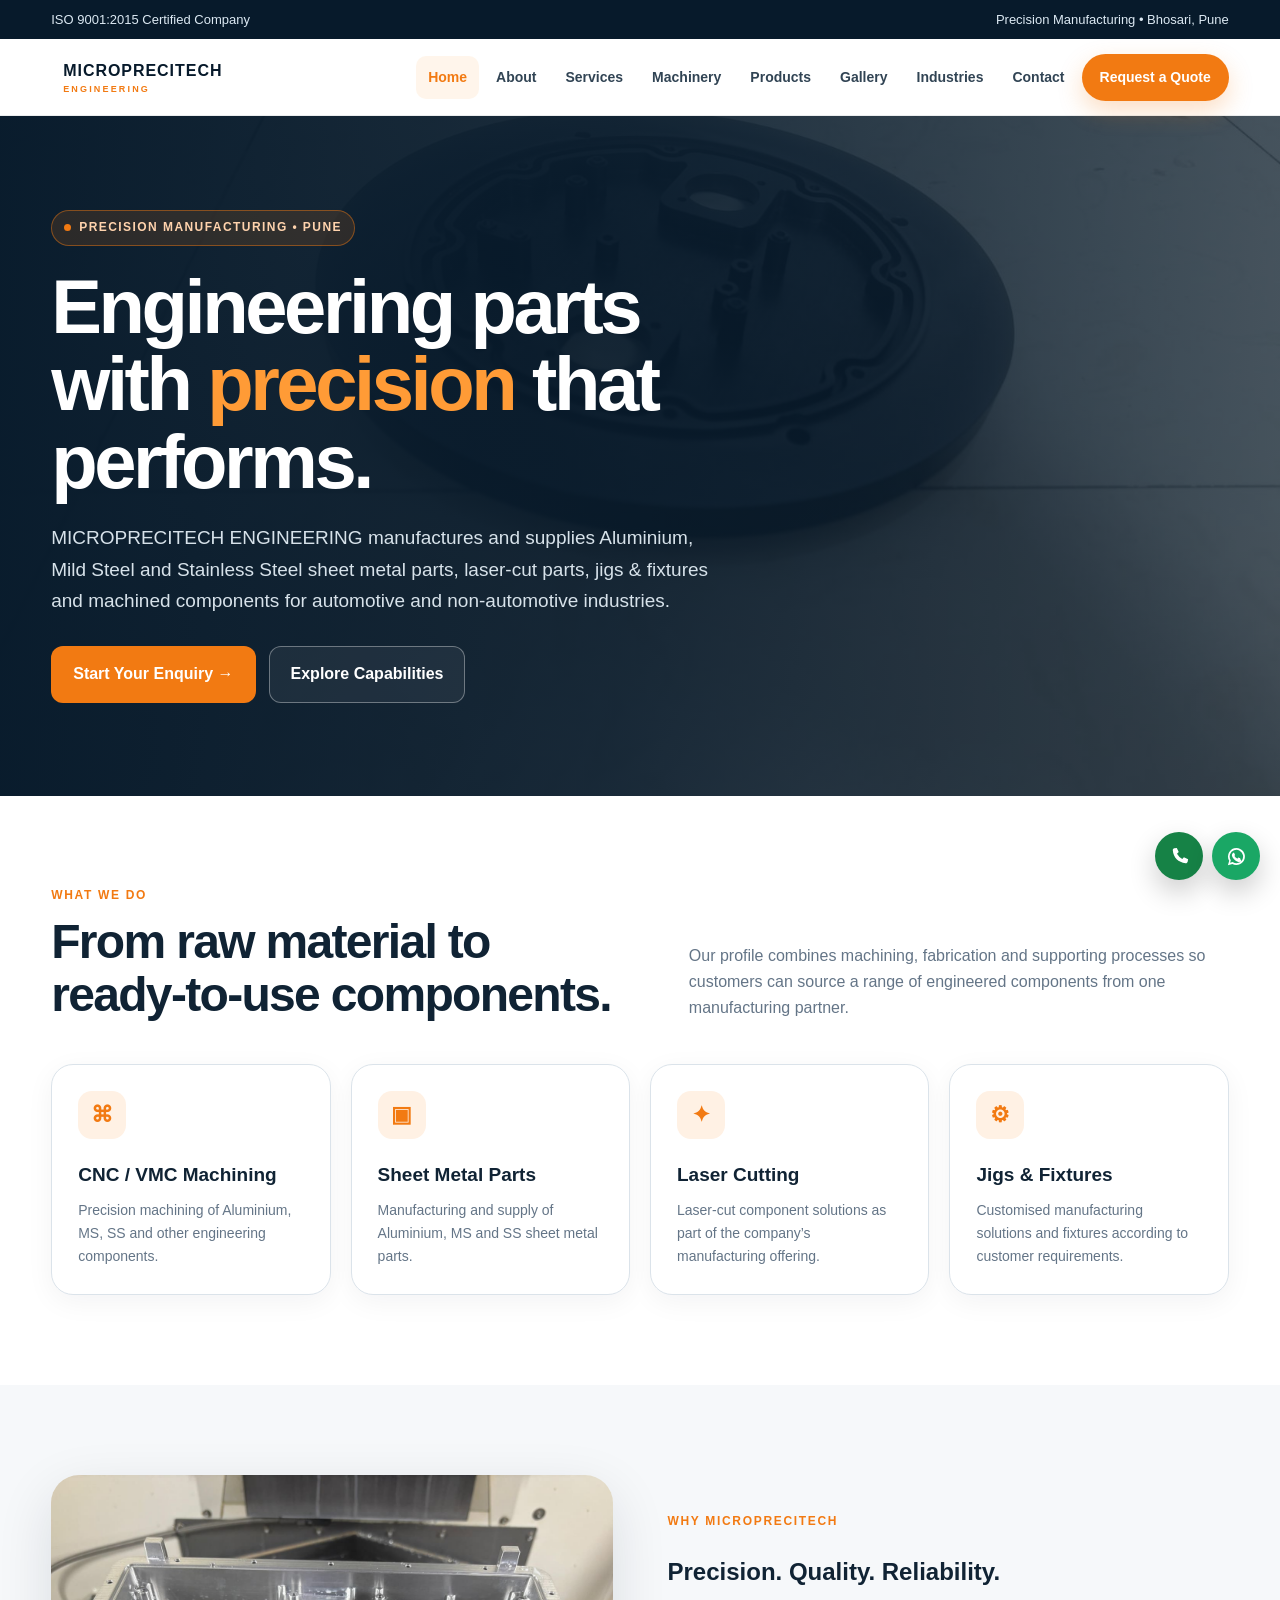
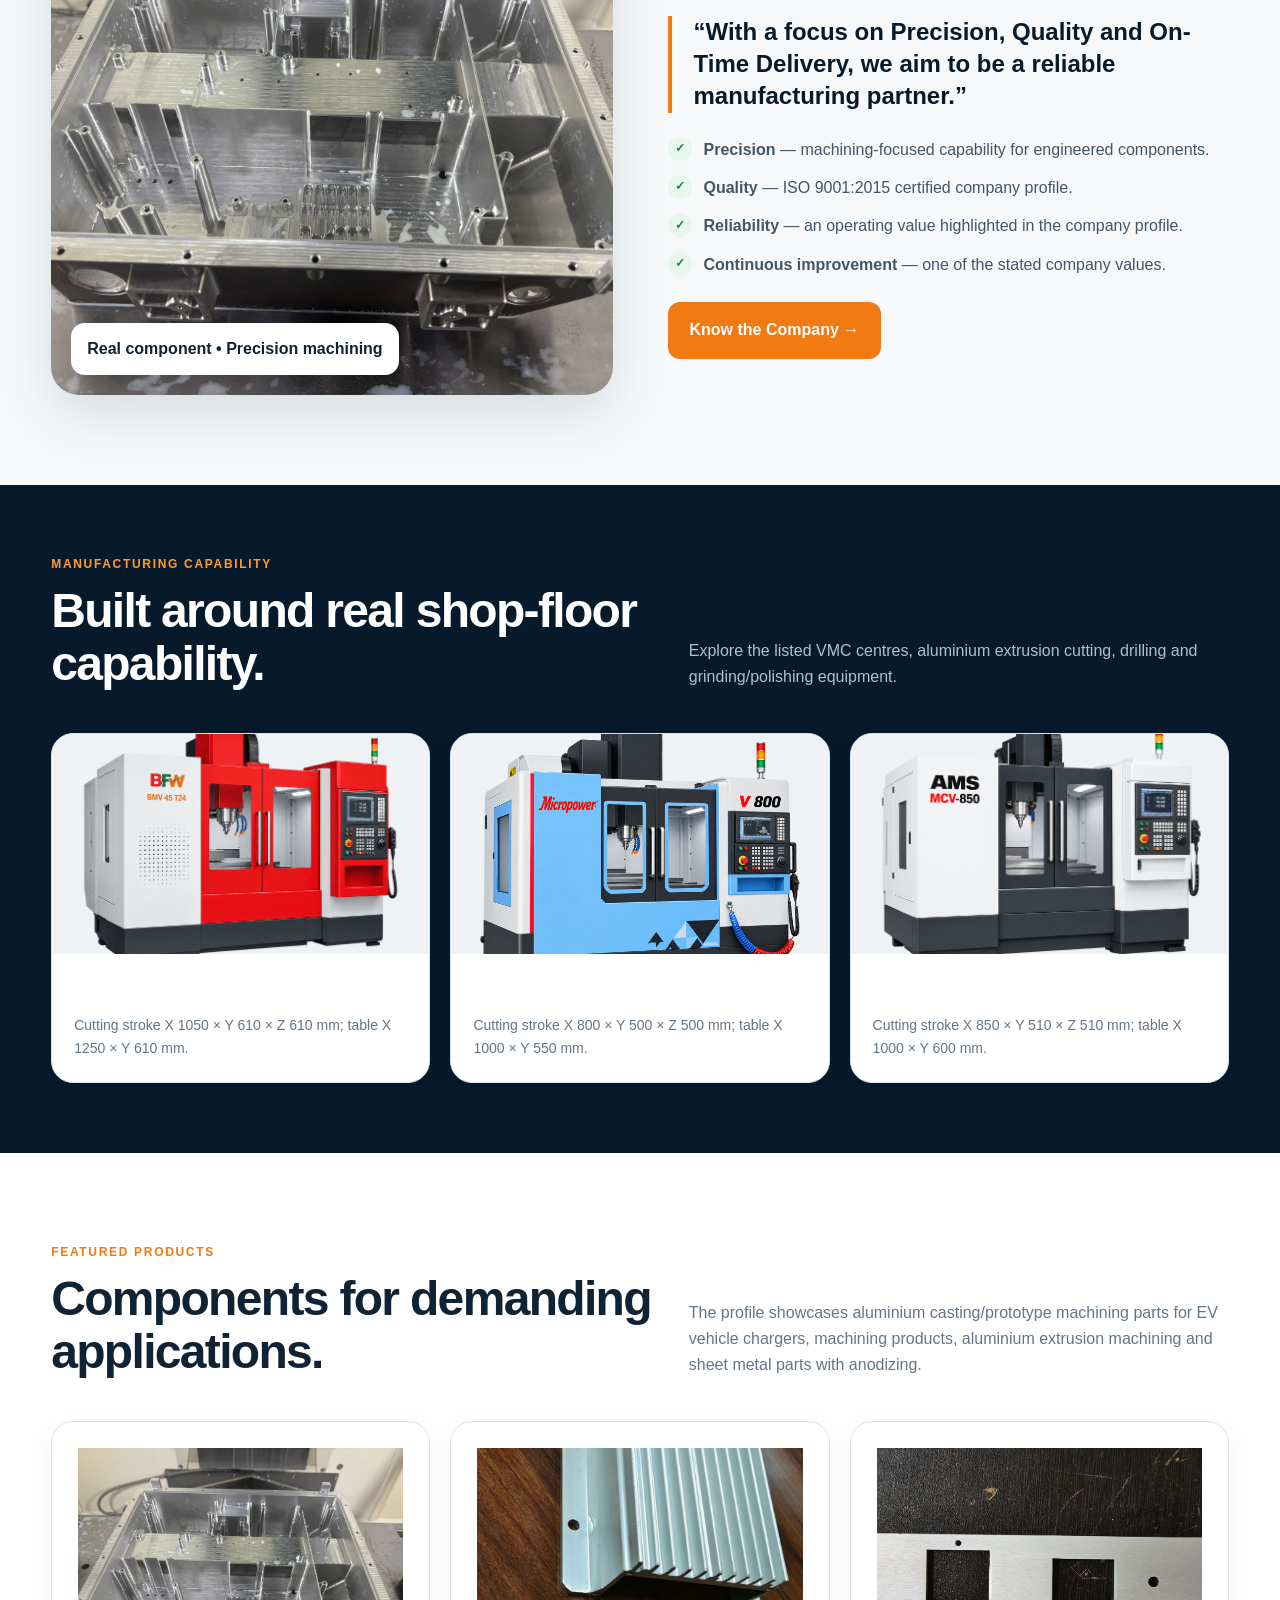
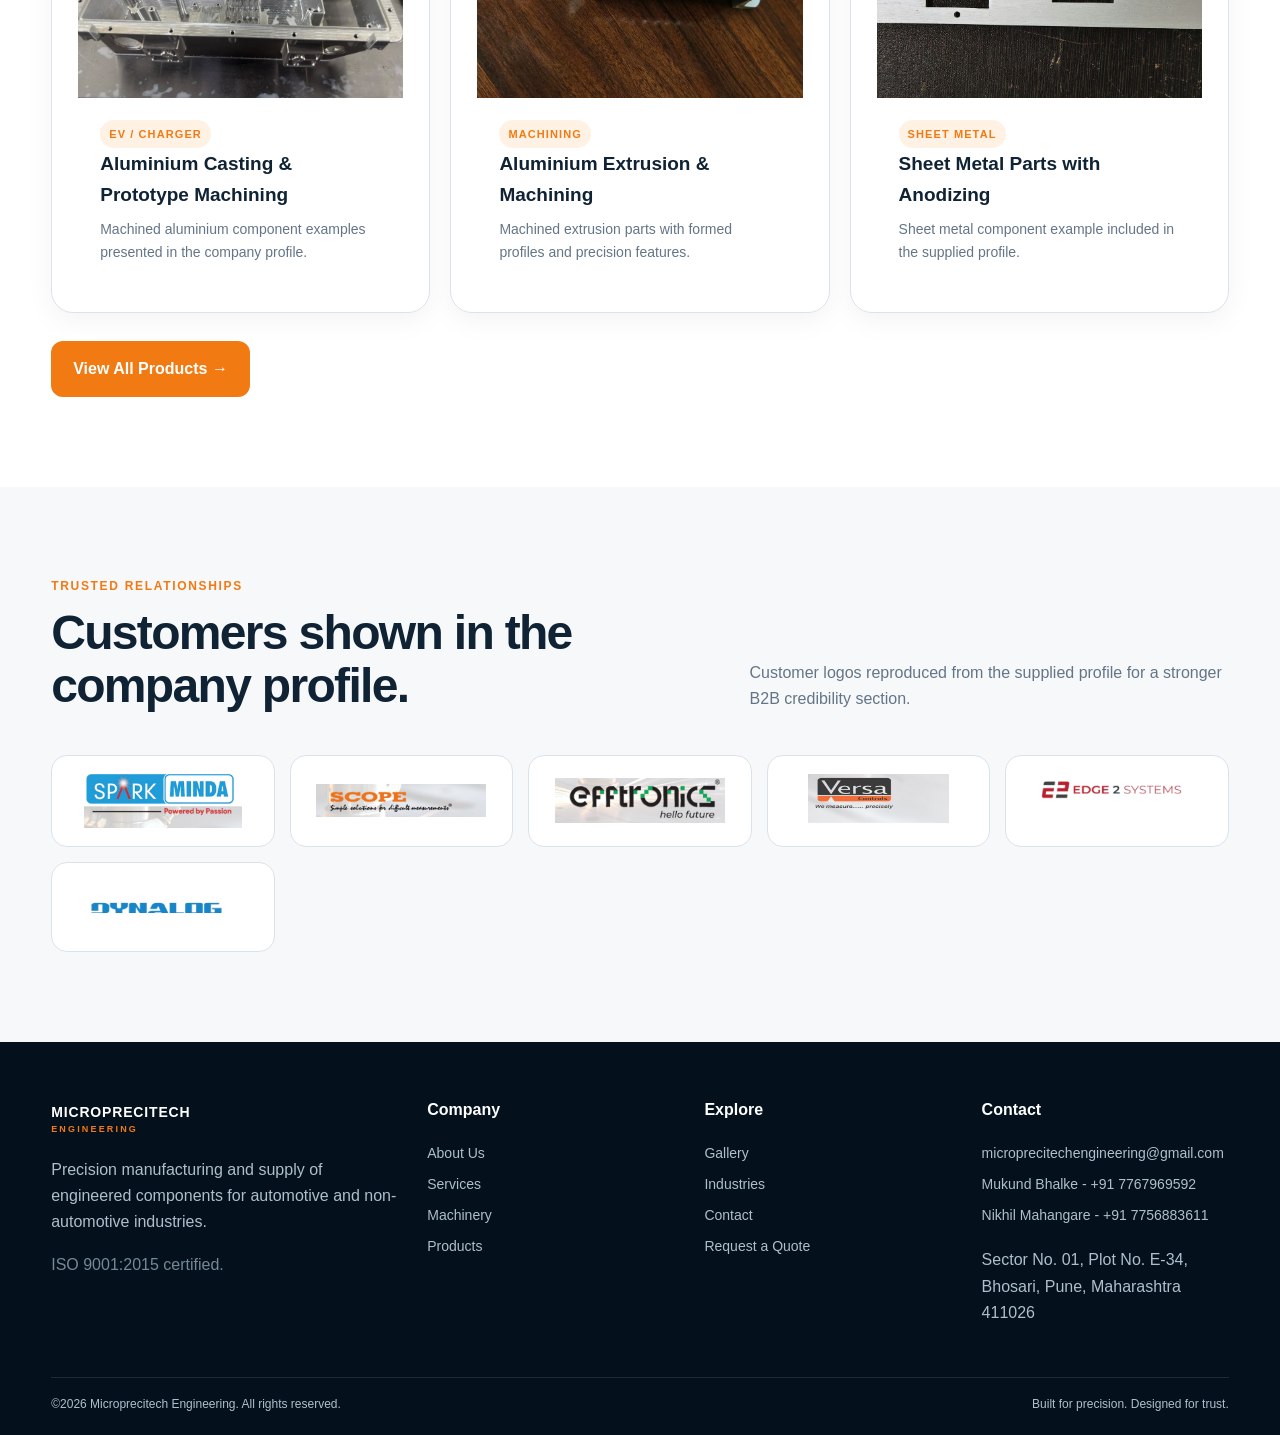
<file: index.html>
<!doctype html>
<!-- PAGE: Home page — hero, capabilities, featured products and customer trust. -->
<html lang="en">
  <head>
    <meta charset="utf-8"><meta name="viewport" content="width=device-width,initial-scale=1"><title> Home | Microprecitech Engineering</title><meta name="description" content="Microprecitech Engineering — precision manufacturing, CNC VMC machining, sheet metal parts, laser cutting, jigs and fixtures in Bhosari, Pune."><link rel="stylesheet" href="styles.css">
  </head>
  <body>
    <div class="topbar">
      <div class="container">
        <span> ISO 9001:2015 Certified Company</span><span> Precision Manufacturing • Bhosari, Pune</span>
      </div>
    </div>
    <header class="nav">
      <div class="container navin">
        <a class="brand" href="index.html"><span class=""></span><span> MICROPRECITECH<small> ENGINEERING</small></span></a><button class="menu"> ☰</button>
        <nav class="links">
          <a data-nav href="index.html"> Home</a><a data-nav href="about.html"> About</a><a data-nav href="services.html"> Services</a><a data-nav href="machinery.html"> Machinery</a><a data-nav href="products.html"> Products</a><a data-nav href="gallery.html"> Gallery</a><a data-nav href="industries.html"> Industries</a><a data-nav href="contact.html"> Contact</a><a class="cta" href="contact.html#quote"> Request a Quote</a>
        </nav>
      </div>
    </header>
    <section class="hero">
      <video autoplay muted loop playsinline poster="Media/WhatsApp Image 2026-09-15 at 5.39.44 PM.jpeg"><source src="Media/WhatsApp Video 2026-09-15 at 5.39.56 PM.mp4" type="video/mp4"></video>
      <div class="container">
        <div class="hero-copy">
          <span class="eyebrow"> Precision Manufacturing • Pune</span><h1> Engineering parts with<em> precision</em> that performs.</h1><p class="lead"> MICROPRECITECH ENGINEERING manufactures and supplies Aluminium, Mild Steel and Stainless Steel sheet metal parts, laser-cut parts, jigs & fixtures and machined components for automotive and non-automotive industries.</p>
          <div class="actions">
            <a class="btn primary" href="contact.html"> Start Your Enquiry →</a><a class="btn secondary" href="products.html"> Explore Capabilities</a>
          </div>
        </div>
      </div>
    </section>
    <section class="section">
      <div class="container">
        <div class="section-head">
          <div>
            <div class="kicker">
              What we do
            </div>
            <h2> From raw material to<br> ready-to-use components.</h2>
          </div>
          <p> Our profile combines machining, fabrication and supporting processes so customers can source a range of engineered components from one manufacturing partner.</p>
        </div>
        <div class="grid grid4">
          <div class="card">
            <div class="icon">
              ⌘
            </div>
            <h3> CNC / VMC Machining</h3><p> Precision machining of Aluminium, MS, SS and other engineering components.</p>
          </div>
          <div class="card">
            <div class="icon">
              ▣
            </div>
            <h3> Sheet Metal Parts</h3><p> Manufacturing and supply of Aluminium, MS and SS sheet metal parts.</p>
          </div>
          <div class="card">
            <div class="icon">
              ✦
            </div>
            <h3> Laser Cutting</h3><p> Laser-cut component solutions as part of the company’s manufacturing offering.</p>
          </div>
          <div class="card">
            <div class="icon">
              ⚙
            </div>
            <h3> Jigs & Fixtures</h3><p> Customised manufacturing solutions and fixtures according to customer requirements.</p>
          </div>
        </div>
      </div>
    </section>
    <section class="section alt">
      <div class="container split">
        <div class="visual">
          <img src="Media/WhatsApp Image 2026-09-15 at 5.39.48 PM (1).jpeg" alt="Aluminium machined component">
          <div class="tag">
            Real component • Precision machining
          </div>
        </div>
        <div>
          <div class="kicker">
            Why Microprecitech
          </div>
          <h2> Precision. Quality. Reliability.</h2><p class="quote"> “With a focus on Precision, Quality and On-Time Delivery, we aim to be a reliable manufacturing partner.”</p>
          <div class="checklist">
            <div class="check">
              <b> ✓</b><span><strong> Precision</strong> — machining-focused capability for engineered components.</span>
            </div>
            <div class="check">
              <b> ✓</b><span><strong> Quality</strong> — ISO 9001:2015 certified company profile.</span>
            </div>
            <div class="check">
              <b> ✓</b><span><strong> Reliability</strong> — an operating value highlighted in the company profile.</span>
            </div>
            <div class="check">
              <b> ✓</b><span><strong> Continuous improvement</strong> — one of the stated company values.</span>
            </div>
          </div>
          <a class="btn primary" href="about.html"> Know the Company →</a>
        </div>
      </div>
    </section>
    <section class="darkband">
      <div class="container">
        <div class="section-head">
          <div>
            <div class="kicker" style="color:#ff9b36">
              Manufacturing capability
            </div>
            <h2> Built around real shop-floor capability.</h2>
          </div>
          <p> Explore the listed VMC centres, aluminium extrusion cutting, drilling and grinding/polishing equipment.</p>
        </div>
        <div class="grid grid3">
          <div class="card machine home-machine">
            <img src="Media/VMC MACHINE 1.png" alt="VMC Machine 1">
            <div class="body"><h3> VMC Machine 1</h3><p> Cutting stroke X 1050 × Y 610 × Z 610 mm; table X 1250 × Y 610 mm.</p></div>
          </div>
          <div class="card machine home-machine">
            <img src="Media/VMC MACHINE 2.png" alt="VMC Machine 2">
            <div class="body"><h3> VMC Machine 2</h3><p> Cutting stroke X 800 × Y 500 × Z 500 mm; table X 1000 × Y 550 mm.</p></div>
          </div>
          <div class="card machine home-machine">
            <img src="Media/VMC MACHINE 3.png" alt="VMC Machine 3">
            <div class="body"><h3> VMC Machine 3</h3><p> Cutting stroke X 850 × Y 510 × Z 510 mm; table X 1000 × Y 600 mm.</p></div>
          </div>
        </div>
      </div>
    </section>
    <section class="section">
      <div class="container">
        <div class="section-head">
          <div>
            <div class="kicker">
              Featured products
            </div>
            <h2> Components for demanding applications.</h2>
          </div>
          <p> The profile showcases aluminium casting/prototype machining parts for EV vehicle chargers, machining products, aluminium extrusion machining and sheet metal parts with anodizing.</p>
        </div>
        <div class="grid grid3">
          <div class="card product">
            <img src="Media/WhatsApp Image 2026-09-15 at 5.39.48 PM (1).jpeg" alt="EV charger aluminium component">
            <div class="body">
              <span class="badge"> EV / Charger</span><h3> Aluminium Casting & Prototype Machining</h3><p> Machined aluminium component examples presented in the company profile.</p>
            </div>
          </div>
          <div class="card product">
            <img src="Media/Aluminium Extrusion & Machining.jpeg" alt="Aluminium extrusion machined parts">
            <div class="body">
              <span class="badge"> Machining</span><h3> Aluminium Extrusion & Machining</h3><p> Machined extrusion parts with formed profiles and precision features.</p>
            </div>
          </div>
          <div class="card product">
            <img src="Media/Sheet Metal Parts with Anodizing1.jpeg" alt="Sheet metal part with anodizing">
            <div class="body">
              <span class="badge"> Sheet Metal</span><h3> Sheet Metal Parts with Anodizing</h3><p> Sheet metal component example included in the supplied profile.</p>
            </div>
          </div>
        </div>
        <div style="margin-top:28px">
          <a class="btn primary" href="products.html"> View All Products →</a>
        </div>
      </div>
    </section>
    <section class="section alt">
      <div class="container">
        <div class="section-head">
          <div>
            <div class="kicker">
              Trusted relationships
            </div>
            <h2> Customers shown in the company profile.</h2>
          </div>
          <p> Customer logos reproduced from the supplied profile for a stronger B2B credibility section.</p>
        </div>
        <div class="logos">
          <div class="logo">
            <img src="assets/img-019.jpg" alt="Client company logo from the Microprecitech profile">
          </div>
          <div class="logo">
            <img src="assets/img-020.jpg" alt="Client company logo from the Microprecitech profile">
          </div>
          <div class="logo">
            <img src="assets/img-021.jpg" alt="Client company logo from the Microprecitech profile">
          </div>
          <div class="logo">
            <img src="assets/img-022.jpg" alt="Client company logo from the Microprecitech profile">
          </div>
          <div class="logo">
            <img src="assets/img-023.jpg" alt="Client company logo from the Microprecitech profile">
          </div>
          <div class="logo">
            <img src="assets/img-024.jpg" alt="Client company logo from the Microprecitech profile">
          </div>
        </div>
      </div>
    </section>
    <footer class="footer">
      <div class="container">
        <div class="footergrid">
          <div>
            <a class="brand" href="index.html"><span class=""></span><span style="color:#fff"> MICROPRECITECH<small> ENGINEERING</small></span></a><p> Precision manufacturing and supply of engineered components for automotive and non-automotive industries.</p><p style="color:#748896"> ISO 9001:2015 certified.</p>
          </div>
          <div>
            <h4> Company</h4><a href="about.html"> About Us</a><a href="services.html"> Services</a><a href="machinery.html"> Machinery</a><a href="products.html"> Products</a>
          </div>
          <div>
            <h4> Explore</h4><a href="gallery.html"> Gallery</a><a href="industries.html"> Industries</a><a href="contact.html"> Contact</a><a href="contact.html#quote"> Request a Quote</a>
          </div>
          <div>
            <h4> Contact</h4><a href="mailto:microprecitechengineering@gmail.com"> microprecitechengineering@gmail.com</a><a href="tel:+917767969592"> Mukund Bhalke - +91 7767969592</a><a href="tel:+917756883611"> Nikhil Mahangare - +91 7756883611</a><p> Sector No. 01, Plot No. E-34, Bhosari, Pune, Maharashtra 411026</p>
          </div>
        </div>
        <div class="copyright">
          <span> ©<span data-year></span> Microprecitech Engineering. All rights reserved.</span><span> Built for precision. Designed for trust.</span>
        </div>
      </div>
    </footer>
    <div class="floating">
      <a class="floatbtn call" href="tel:+911234567890" aria-label="Call"><svg viewBox="0 0 24 24" aria-hidden="true"><path d="M6.6 3.5 9.2 3l2 4.4-1.8 1.7a14.4 14.4 0 0 0 5.5 5.5l1.7-1.8 4.4 2-.5 2.6c-.2 1-1.1 1.7-2.1 1.6C10.7 18.3 5.7 13.3 5 5.6c-.1-1 .6-1.9 1.6-2.1Z"/></svg></a><a class="floatbtn wa" href="https://wa.me/911234567890" aria-label="WhatsApp"><svg viewBox="0 0 24 24" aria-hidden="true"><path d="M12 3.2a8.8 8.8 0 0 0-7.6 13.3L3 21l4.7-1.3A8.8 8.8 0 1 0 12 3.2Zm0 15.8a7 7 0 0 1-3.6-1l-.3-.2-2.8.8.8-2.7-.2-.3A7 7 0 1 1 12 19Zm3.8-5.1c-.2-.1-1.3-.7-1.5-.8-.2-.1-.4-.1-.5.1l-.7.8c-.1.1-.2.1-.4 0a5.6 5.6 0 0 1-2.8-2.5c-.1-.2 0-.3.1-.4l.4-.5c.1-.1.1-.3 0-.5l-.7-1.6c-.1-.2-.3-.3-.5-.3h-.4c-.2 0-.5.1-.7.3-.2.2-.9.9-.9 2.1s.9 2.4 1 2.6c.1.2 1.8 2.8 4.4 3.9 2.2.9 2.2.6 2.6.6.4 0 1.3-.5 1.5-1 .2-.5.2-.9.1-1-.1-.1-.3-.2-.5-.3Z"/></svg></a>
    </div>
    <script src="script.js"></script>
  </body>
</html>
</file>
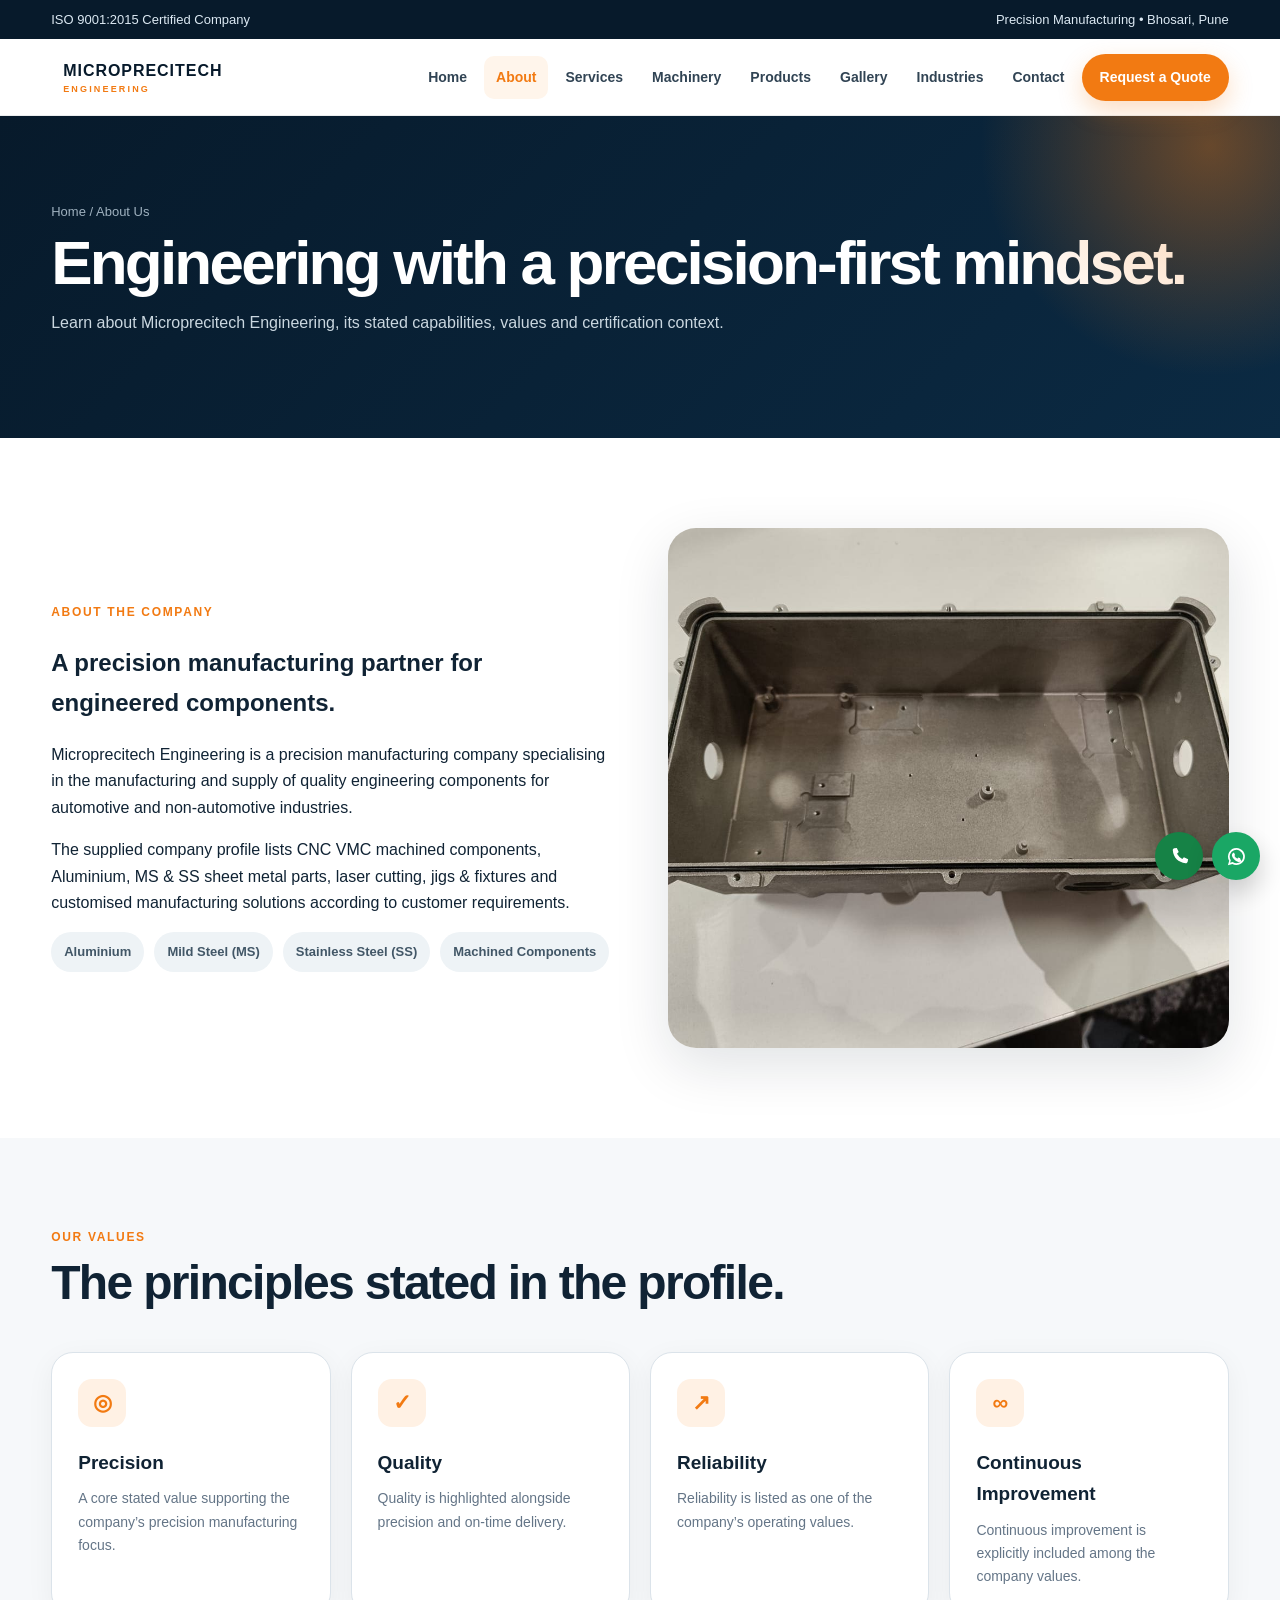
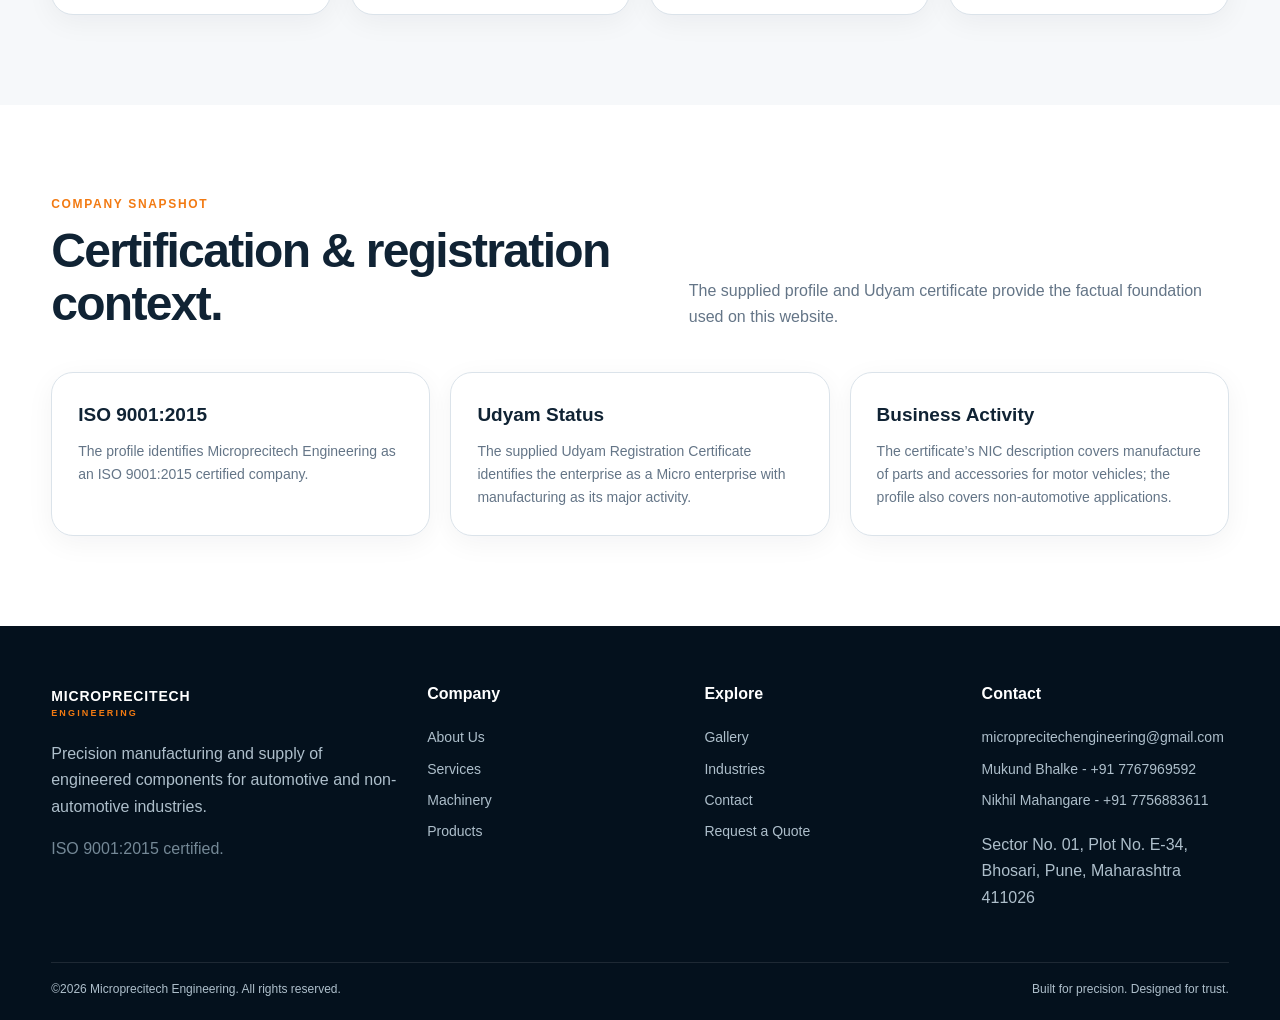
<file: about.html>
<!doctype html>
<!-- PAGE: About page — company profile, values and manufacturing approach. -->
<html lang="en">
  <head>
    <meta charset="utf-8"><meta name="viewport" content="width=device-width,initial-scale=1"><title> About Us | Microprecitech Engineering</title><meta name="description" content="Microprecitech Engineering — precision manufacturing, CNC VMC machining, sheet metal parts, laser cutting, jigs and fixtures in Bhosari, Pune."><link rel="stylesheet" href="styles.css">
  </head>
  <body>
    <div class="topbar">
      <div class="container">
        <span> ISO 9001:2015 Certified Company</span><span> Precision Manufacturing • Bhosari, Pune</span>
      </div>
    </div>
    <header class="nav">
      <div class="container navin">
        <a class="brand" href="index.html"><span class=""></span><span> MICROPRECITECH<small> ENGINEERING</small></span></a><button class="menu"> ☰</button>
        <nav class="links">
          <a data-nav href="index.html"> Home</a><a data-nav href="about.html"> About</a><a data-nav href="services.html"> Services</a><a data-nav href="machinery.html"> Machinery</a><a data-nav href="products.html"> Products</a><a data-nav href="gallery.html"> Gallery</a><a data-nav href="industries.html"> Industries</a><a data-nav href="contact.html"> Contact</a><a class="cta" href="contact.html#quote"> Request a Quote</a>
        </nav>
      </div>
    </header>
    <section class="pagehero">
      <div class="container">
        <div class="crumb">
          Home / About Us
        </div>
        <h1> Engineering with a precision-first mindset.</h1><p> Learn about Microprecitech Engineering, its stated capabilities, values and certification context.</p>
      </div>
    </section>
    <section class="section">
      <div class="container split">
        <div>
          <div class="kicker">
            About the company
          </div>
          <h2> A precision manufacturing partner for engineered components.</h2><p> Microprecitech Engineering is a precision manufacturing company specialising in the manufacturing and supply of quality engineering components for automotive and non-automotive industries.</p><p> The supplied company profile lists CNC VMC machined components, Aluminium, MS & SS sheet metal parts, laser cutting, jigs & fixtures and customised manufacturing solutions according to customer requirements.</p>
          <div class="material">
            <span class="pill"> Aluminium</span><span class="pill"> Mild Steel (MS)</span><span class="pill"> Stainless Steel (SS)</span><span class="pill"> Machined Components</span>
          </div>
        </div>
        <div class="visual">
          <img src="Media/WhatsApp Image 2026-09-15 at 5.39.50 PM (1).jpeg" alt="Machined aluminium component on CNC machine">
        </div>
      </div>
    </section>
    <section class="section alt">
      <div class="container">
        <div class="section-head">
          <div>
            <div class="kicker">
              Our values
            </div>
            <h2> The principles stated in the profile.</h2>
          </div>
        </div>
        <div class="grid grid4">
          <div class="card">
            <div class="icon">
              ◎
            </div>
            <h3> Precision</h3><p> A core stated value supporting the company’s precision manufacturing focus.</p>
          </div>
          <div class="card">
            <div class="icon">
              ✓
            </div>
            <h3> Quality</h3><p> Quality is highlighted alongside precision and on-time delivery.</p>
          </div>
          <div class="card">
            <div class="icon">
              ↗
            </div>
            <h3> Reliability</h3><p> Reliability is listed as one of the company’s operating values.</p>
          </div>
          <div class="card">
            <div class="icon">
              ∞
            </div>
            <h3> Continuous Improvement</h3><p> Continuous improvement is explicitly included among the company values.</p>
          </div>
        </div>
      </div>
    </section>
    <section class="section">
      <div class="container">
        <div class="section-head">
          <div>
            <div class="kicker">
              Company snapshot
            </div>
            <h2> Certification & registration context.</h2>
          </div>
          <p> The supplied profile and Udyam certificate provide the factual foundation used on this website.</p>
        </div>
        <div class="grid grid3">
          <div class="card">
            <h3> ISO 9001:2015</h3><p> The profile identifies Microprecitech Engineering as an ISO 9001:2015 certified company.</p>
          </div>
          <div class="card">
            <h3> Udyam Status</h3><p> The supplied Udyam Registration Certificate identifies the enterprise as a Micro enterprise with manufacturing as its major activity.</p>
          </div>
          <div class="card">
            <h3> Business Activity</h3><p> The certificate’s NIC description covers manufacture of parts and accessories for motor vehicles; the profile also covers non-automotive applications.</p>
          </div>
        </div>
      </div>
    </section>
    <footer class="footer">
      <div class="container">
        <div class="footergrid">
          <div>
            <a class="brand" href="index.html"><span class=""></span><span style="color:#fff"> MICROPRECITECH<small> ENGINEERING</small></span></a><p> Precision manufacturing and supply of engineered components for automotive and non-automotive industries.</p><p style="color:#748896"> ISO 9001:2015 certified.</p>
          </div>
          <div>
            <h4> Company</h4><a href="about.html"> About Us</a><a href="services.html"> Services</a><a href="machinery.html"> Machinery</a><a href="products.html"> Products</a>
          </div>
          <div>
            <h4> Explore</h4><a href="gallery.html"> Gallery</a><a href="industries.html"> Industries</a><a href="contact.html"> Contact</a><a href="contact.html#quote"> Request a Quote</a>
          </div>
          <div>
            <h4> Contact</h4><a href="mailto:microprecitechengineering@gmail.com"> microprecitechengineering@gmail.com</a><a href="tel:+917767969592"> Mukund Bhalke - +91 7767969592</a><a href="tel:+917756883611"> Nikhil Mahangare - +91 7756883611</a><p> Sector No. 01, Plot No. E-34, Bhosari, Pune, Maharashtra 411026</p>
          </div>
        </div>
        <div class="copyright">
          <span> ©<span data-year></span> Microprecitech Engineering. All rights reserved.</span><span> Built for precision. Designed for trust.</span>
        </div>
      </div>
    </footer>
    <div class="floating">
      <a class="floatbtn call" href="tel:+917767969592" aria-label="Call +91 7767969592"><svg viewBox="0 0 24 24" aria-hidden="true"><path d="M6.6 3.5 9.2 3l2 4.4-1.8 1.7a14.4 14.4 0 0 0 5.5 5.5l1.7-1.8 4.4 2-.5 2.6c-.2 1-1.1 1.7-2.1 1.6C10.7 18.3 5.7 13.3 5 5.6c-.1-1 .6-1.9 1.6-2.1Z"/></svg></a><a class="floatbtn wa" href="https://wa.me/917767969592" aria-label="WhatsApp +91 7767969592"><svg viewBox="0 0 24 24" aria-hidden="true"><path d="M12 3.2a8.8 8.8 0 0 0-7.6 13.3L3 21l4.7-1.3A8.8 8.8 0 1 0 12 3.2Zm0 15.8a7 7 0 0 1-3.6-1l-.3-.2-2.8.8.8-2.7-.2-.3A7 7 0 1 1 12 19Zm3.8-5.1c-.2-.1-1.3-.7-1.5-.8-.2-.1-.4-.1-.5.1l-.7.8c-.1.1-.2.1-.4 0a5.6 5.6 0 0 1-2.8-2.5c-.1-.2 0-.3.1-.4l.4-.5c.1-.1.1-.3 0-.5l-.7-1.6c-.1-.2-.3-.3-.5-.3h-.4c-.2 0-.5.1-.7.3-.2.2-.9.9-.9 2.1s.9 2.4 1 2.6c.1.2 1.8 2.8 4.4 3.9 2.2.9 2.2.6 2.6.6.4 0 1.3-.5 1.5-1 .2-.5.2-.9.1-1-.1-.1-.3-.2-.5-.3Z"/></svg></a>
    </div>
    <script src="script.js"></script>
  </body>
</html>
</file>
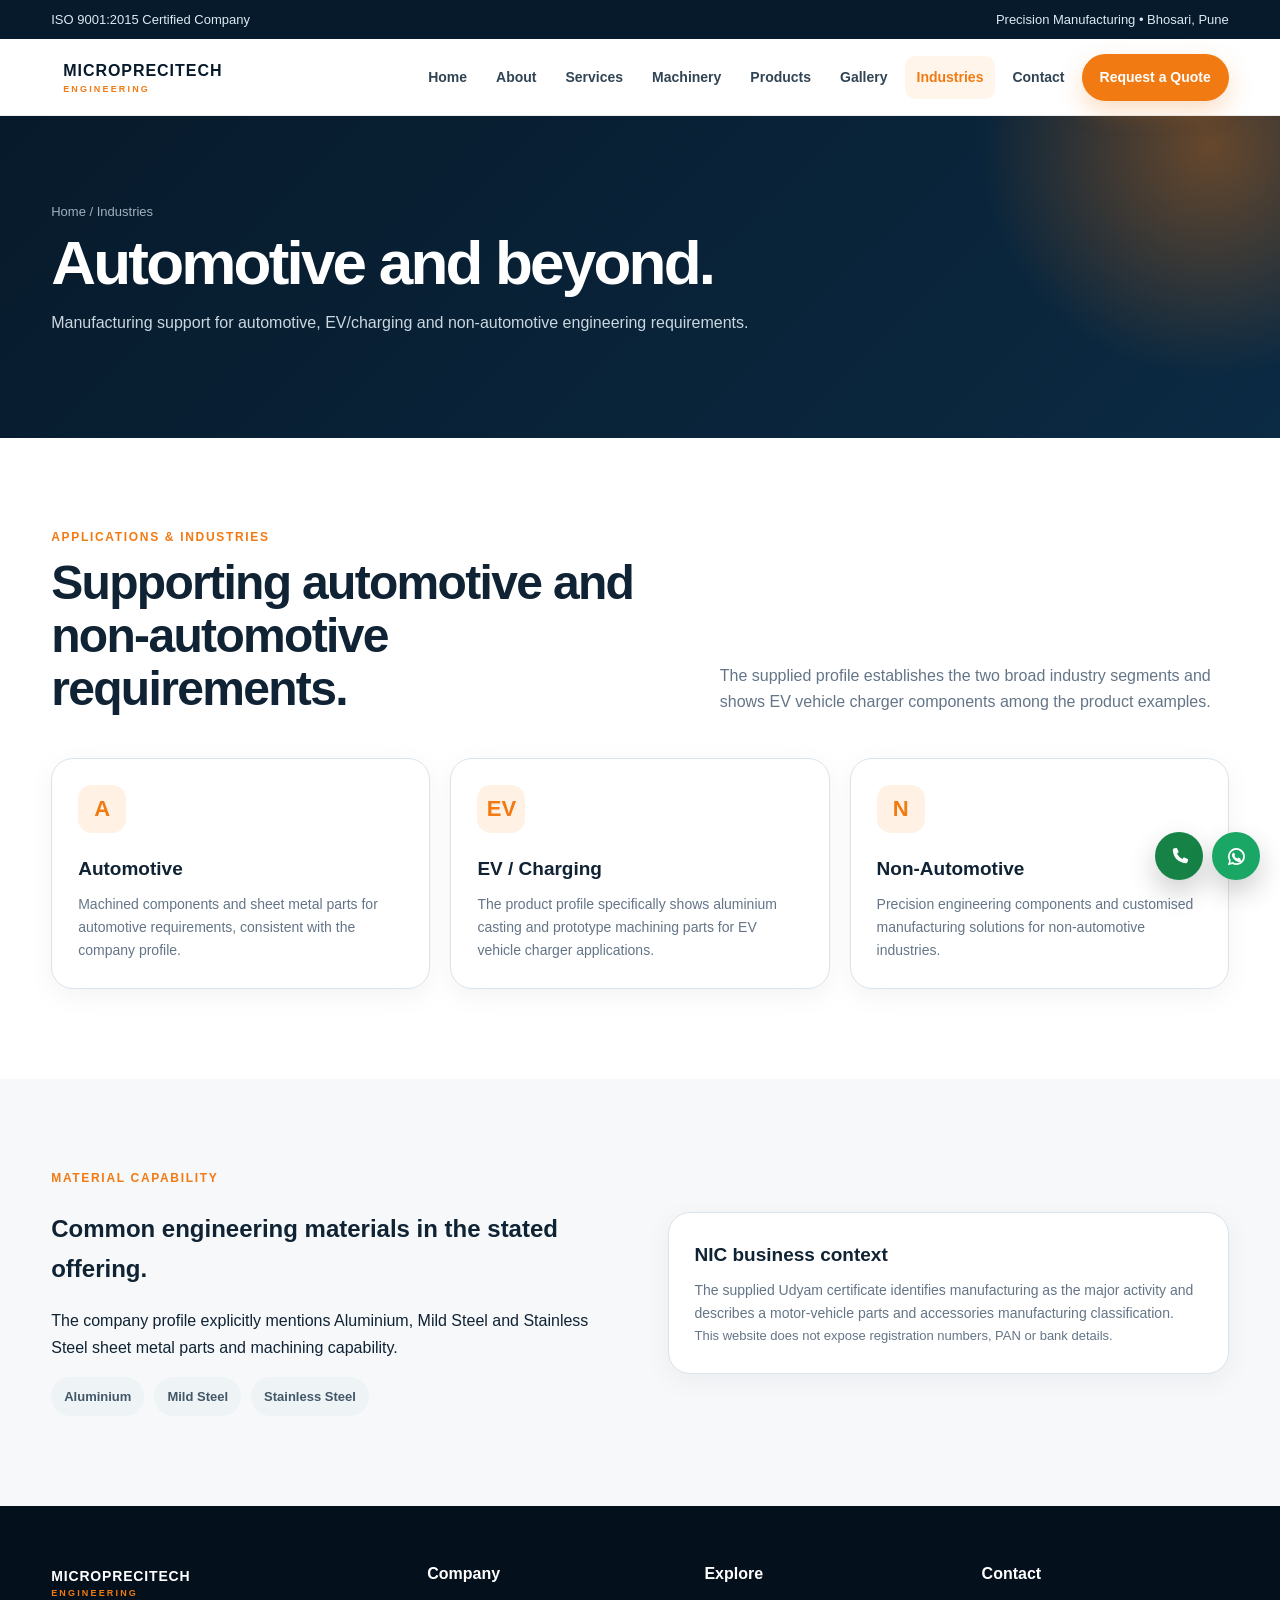
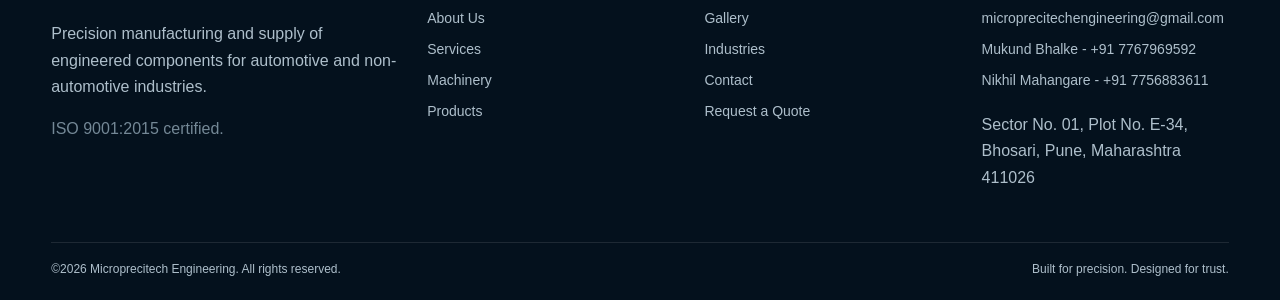
<file: industries.html>
<!doctype html>
<!-- PAGE: Industries page — automotive, EV/charging and non-automotive applications. -->
<html lang="en">
  <head>
    <meta charset="utf-8"><meta name="viewport" content="width=device-width,initial-scale=1"><title> Industries | Microprecitech Engineering</title><meta name="description" content="Microprecitech Engineering — precision manufacturing, CNC VMC machining, sheet metal parts, laser cutting, jigs and fixtures in Bhosari, Pune."><link rel="stylesheet" href="styles.css">
  </head>
  <body>
    <div class="topbar">
      <div class="container">
        <span> ISO 9001:2015 Certified Company</span><span> Precision Manufacturing • Bhosari, Pune</span>
      </div>
    </div>
    <header class="nav">
      <div class="container navin">
        <a class="brand" href="index.html"><span class=""></span><span> MICROPRECITECH<small> ENGINEERING</small></span></a><button class="menu"> ☰</button>
        <nav class="links">
          <a data-nav href="index.html"> Home</a><a data-nav href="about.html"> About</a><a data-nav href="services.html"> Services</a><a data-nav href="machinery.html"> Machinery</a><a data-nav href="products.html"> Products</a><a data-nav href="gallery.html"> Gallery</a><a data-nav href="industries.html"> Industries</a><a data-nav href="contact.html"> Contact</a><a class="cta" href="contact.html#quote"> Request a Quote</a>
        </nav>
      </div>
    </header>
    <section class="pagehero">
      <div class="container">
        <div class="crumb">
          Home / Industries
        </div>
        <h1> Automotive and beyond.</h1><p> Manufacturing support for automotive, EV/charging and non-automotive engineering requirements.</p>
      </div>
    </section>
    <section class="section">
      <div class="container">
        <div class="section-head">
          <div>
            <div class="kicker">
              Applications & industries
            </div>
            <h2> Supporting automotive and non-automotive requirements.</h2>
          </div>
          <p> The supplied profile establishes the two broad industry segments and shows EV vehicle charger components among the product examples.</p>
        </div>
        <div class="grid grid3">
          <div class="card">
            <div class="icon">
              A
            </div>
            <h3> Automotive</h3><p> Machined components and sheet metal parts for automotive requirements, consistent with the company profile.</p>
          </div>
          <div class="card">
            <div class="icon">
              EV
            </div>
            <h3> EV / Charging</h3><p> The product profile specifically shows aluminium casting and prototype machining parts for EV vehicle charger applications.</p>
          </div>
          <div class="card">
            <div class="icon">
              N
            </div>
            <h3> Non-Automotive</h3><p> Precision engineering components and customised manufacturing solutions for non-automotive industries.</p>
          </div>
        </div>
      </div>
    </section>
    <section class="section alt">
      <div class="container split">
        <div>
          <div class="kicker">
            Material capability
          </div>
          <h2> Common engineering materials in the stated offering.</h2><p> The company profile explicitly mentions Aluminium, Mild Steel and Stainless Steel sheet metal parts and machining capability.</p>
          <div class="material">
            <span class="pill"> Aluminium</span><span class="pill"> Mild Steel</span><span class="pill"> Stainless Steel</span>
          </div>
        </div>
        <div class="card">
          <h3> NIC business context</h3><p> The supplied Udyam certificate identifies manufacturing as the major activity and describes a motor-vehicle parts and accessories manufacturing classification.</p><p style="color:var(--muted);font-size:13px"> This website does not expose registration numbers, PAN or bank details.</p>
        </div>
      </div>
    </section>
    <footer class="footer">
      <div class="container">
        <div class="footergrid">
          <div>
            <a class="brand" href="index.html"><span class=""></span><span style="color:#fff"> MICROPRECITECH<small> ENGINEERING</small></span></a><p> Precision manufacturing and supply of engineered components for automotive and non-automotive industries.</p><p style="color:#748896"> ISO 9001:2015 certified.</p>
          </div>
          <div>
            <h4> Company</h4><a href="about.html"> About Us</a><a href="services.html"> Services</a><a href="machinery.html"> Machinery</a><a href="products.html"> Products</a>
          </div>
          <div>
            <h4> Explore</h4><a href="gallery.html"> Gallery</a><a href="industries.html"> Industries</a><a href="contact.html"> Contact</a><a href="contact.html#quote"> Request a Quote</a>
          </div>
          <div>
            <h4> Contact</h4><a href="mailto:microprecitechengineering@gmail.com"> microprecitechengineering@gmail.com</a><a href="tel:+917767969592"> Mukund Bhalke - +91 7767969592</a><a href="tel:+917756883611"> Nikhil Mahangare - +91 7756883611</a><p> Sector No. 01, Plot No. E-34, Bhosari, Pune, Maharashtra 411026</p>
          </div>
        </div>
        <div class="copyright">
          <span> ©<span data-year></span> Microprecitech Engineering. All rights reserved.</span><span> Built for precision. Designed for trust.</span>
        </div>
      </div>
    </footer>
    <div class="floating">
      <a class="floatbtn call" href="tel:+917767969592" aria-label="Call +91 7767969592"><svg viewBox="0 0 24 24" aria-hidden="true"><path d="M6.6 3.5 9.2 3l2 4.4-1.8 1.7a14.4 14.4 0 0 0 5.5 5.5l1.7-1.8 4.4 2-.5 2.6c-.2 1-1.1 1.7-2.1 1.6C10.7 18.3 5.7 13.3 5 5.6c-.1-1 .6-1.9 1.6-2.1Z"/></svg></a><a class="floatbtn wa" href="https://wa.me/917767969592" aria-label="WhatsApp +91 7767969592"><svg viewBox="0 0 24 24" aria-hidden="true"><path d="M12 3.2a8.8 8.8 0 0 0-7.6 13.3L3 21l4.7-1.3A8.8 8.8 0 1 0 12 3.2Zm0 15.8a7 7 0 0 1-3.6-1l-.3-.2-2.8.8.8-2.7-.2-.3A7 7 0 1 1 12 19Zm3.8-5.1c-.2-.1-1.3-.7-1.5-.8-.2-.1-.4-.1-.5.1l-.7.8c-.1.1-.2.1-.4 0a5.6 5.6 0 0 1-2.8-2.5c-.1-.2 0-.3.1-.4l.4-.5c.1-.1.1-.3 0-.5l-.7-1.6c-.1-.2-.3-.3-.5-.3h-.4c-.2 0-.5.1-.7.3-.2.2-.9.9-.9 2.1s.9 2.4 1 2.6c.1.2 1.8 2.8 4.4 3.9 2.2.9 2.2.6 2.6.6.4 0 1.3-.5 1.5-1 .2-.5.2-.9.1-1-.1-.1-.3-.2-.5-.3Z"/></svg></a>
    </div>
    <script src="script.js"></script>
  </body>
</html>
</file>
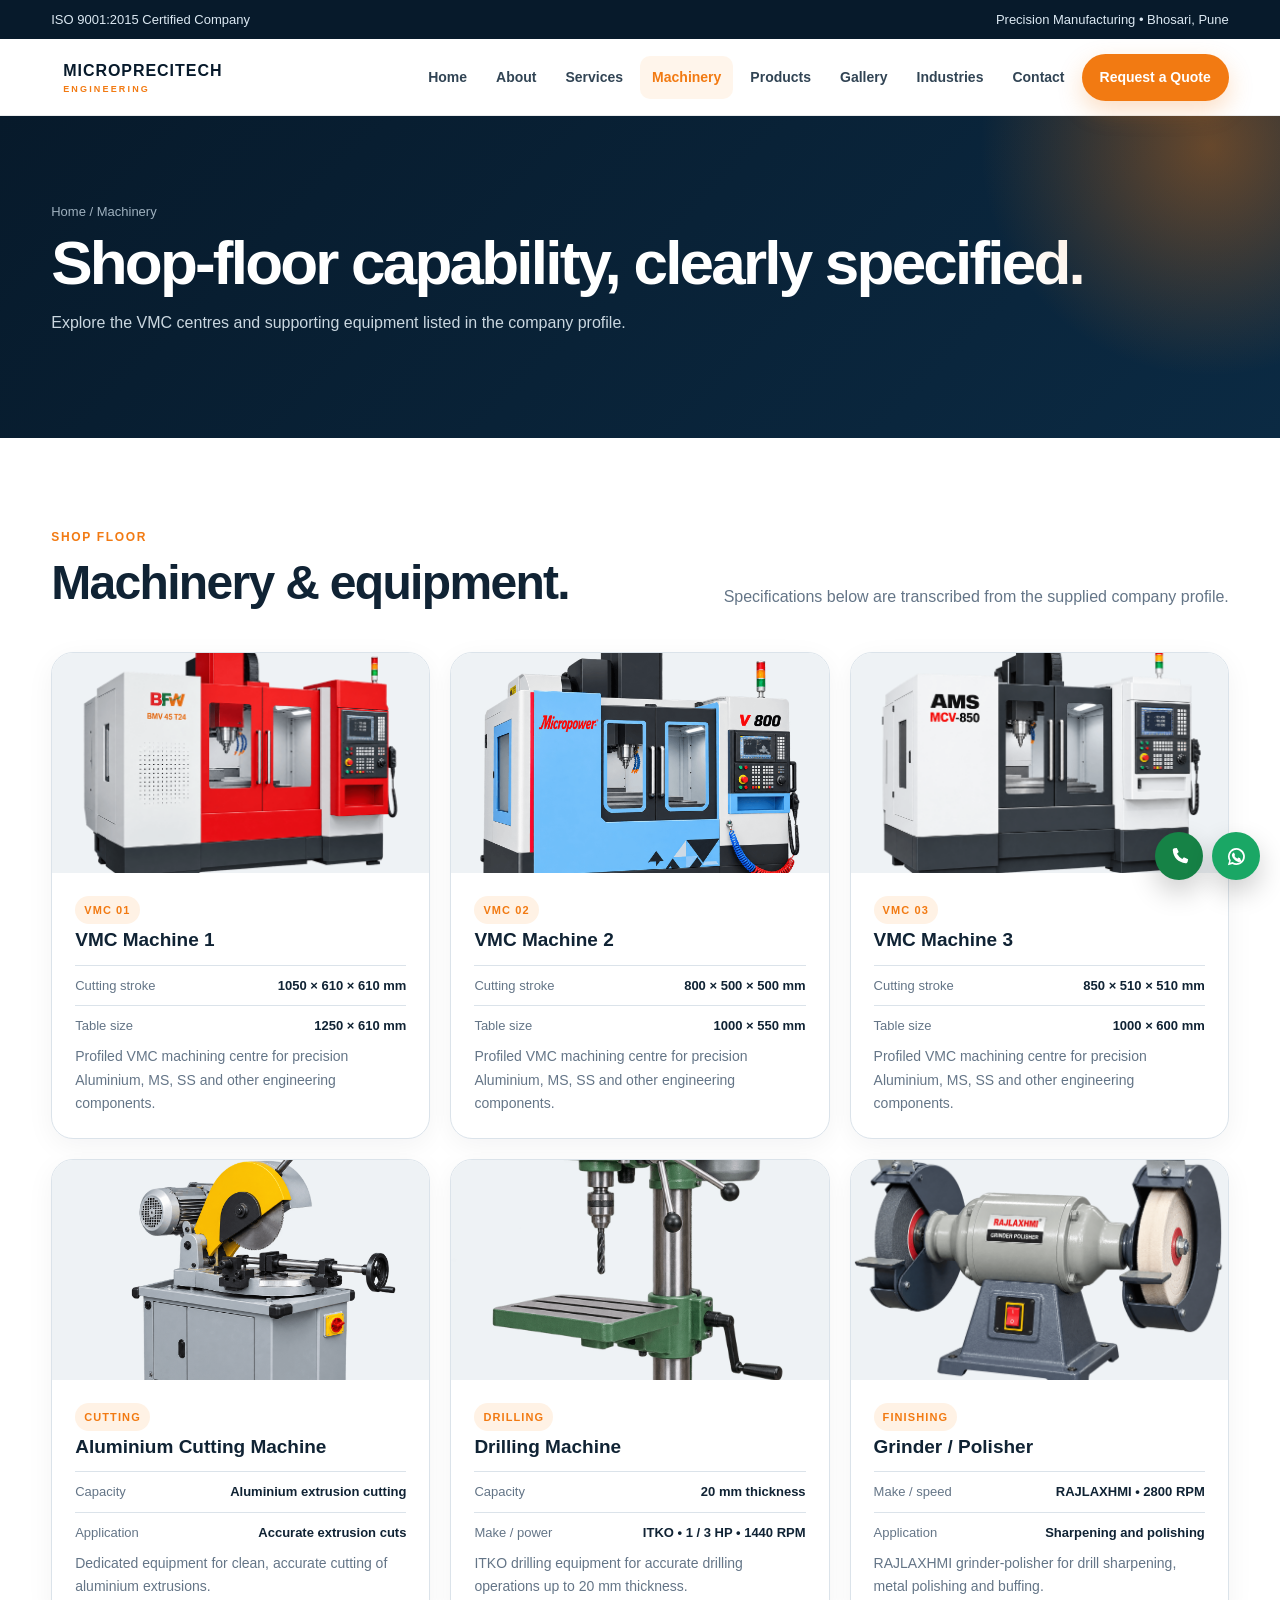
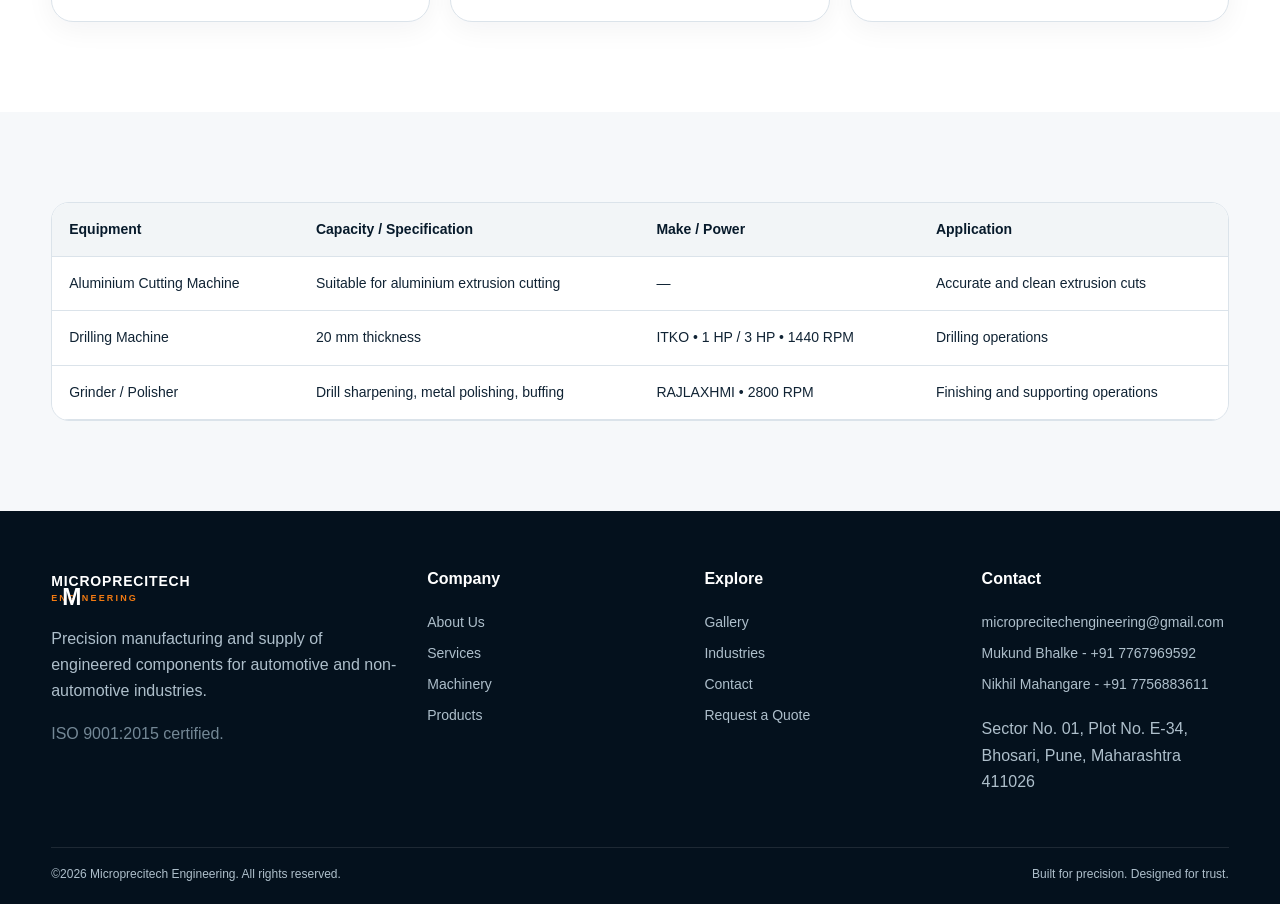
<file: machinery.html>
<!doctype html>
<!-- PAGE: Machinery page — VMC, cutting, drilling and grinding/polishing equipment. -->
<html lang="en">
  <head>
    <meta charset="utf-8"><meta name="viewport" content="width=device-width,initial-scale=1"><title> Machinery | Microprecitech Engineering</title><meta name="description" content="Microprecitech Engineering — precision manufacturing, CNC VMC machining, sheet metal parts, laser cutting, jigs and fixtures in Bhosari, Pune."><link rel="stylesheet" href="styles.css">
  </head>
  <body>
    <div class="topbar">
      <div class="container">
        <span> ISO 9001:2015 Certified Company</span><span> Precision Manufacturing • Bhosari, Pune</span>
      </div>
    </div>
    <header class="nav">
      <div class="container navin">
        <a class="brand" href="index.html"><span class=""></span><span> MICROPRECITECH<small> ENGINEERING</small></span></a><button class="menu"> ☰</button>
        <nav class="links">
          <a data-nav href="index.html"> Home</a><a data-nav href="about.html"> About</a><a data-nav href="services.html"> Services</a><a data-nav href="machinery.html"> Machinery</a><a data-nav href="products.html"> Products</a><a data-nav href="gallery.html"> Gallery</a><a data-nav href="industries.html"> Industries</a><a data-nav href="contact.html"> Contact</a><a class="cta" href="contact.html#quote"> Request a Quote</a>
        </nav>
      </div>
    </header>
    <section class="pagehero">
      <div class="container">
        <div class="crumb">
          Home / Machinery
        </div>
        <h1> Shop-floor capability, clearly specified.</h1><p> Explore the VMC centres and supporting equipment listed in the company profile.</p>
      </div>
    </section>
    <section class="section">
      <div class="container">
        <div class="section-head">
          <div>
            <div class="kicker">
              Shop floor
            </div>
            <h2> Machinery & equipment.</h2>
          </div>
          <p> Specifications below are transcribed from the supplied company profile.</p>
        </div>
        <div class="grid grid3">
          <div class="card machine">
            <img src="Media/VMC MACHINE 1.png" alt="VMC Machine 1">
            <div class="body">
              <span class="badge"> VMC 01</span><h3> VMC Machine 1</h3>
              <div class="spec">
                <span> Cutting stroke</span><b> 1050 × 610 × 610 mm</b>
              </div>
              <div class="spec">
                <span> Table size</span><b> 1250 × 610 mm</b>
              </div>
                <p> Profiled VMC machining centre for precision Aluminium, MS, SS and other engineering components.</p>
            </div>
          </div>
          <div class="card machine">
            <img src="Media/VMC MACHINE 2.png" alt="VMC Machine 2">
            <div class="body">
              <span class="badge"> VMC 02</span><h3> VMC Machine 2</h3>
              <div class="spec">
                <span> Cutting stroke</span><b> 800 × 500 × 500 mm</b>
              </div>
              <div class="spec">
                <span> Table size</span><b> 1000 × 550 mm</b>
              </div>
                <p> Profiled VMC machining centre for precision Aluminium, MS, SS and other engineering components.</p>
            </div>
          </div>
          <div class="card machine">
            <img src="Media/VMC MACHINE 3.png" alt="VMC Machine 3">
            <div class="body">
              <span class="badge"> VMC 03</span><h3> VMC Machine 3</h3>
              <div class="spec">
                <span> Cutting stroke</span><b> 850 × 510 × 510 mm</b>
              </div>
              <div class="spec">
                <span> Table size</span><b> 1000 × 600 mm</b>
              </div>
              <p> Profiled VMC machining centre for precision Aluminium, MS, SS and other engineering components.</p>
            </div>
          </div>
            <div class="card machine">
              <img src="Media/CUTTING MACHINE.png" alt="Aluminium cutting machine">
              <div class="body">
                <span class="badge"> Cutting</span><h3> Aluminium Cutting Machine</h3>
                <div class="spec">
                  <span> Capacity</span><b> Aluminium extrusion cutting</b>
                </div>
                <div class="spec">
                  <span> Application</span><b> Accurate extrusion cuts</b>
                </div>
                <p> Dedicated equipment for clean, accurate cutting of aluminium extrusions.</p>
              </div>
            </div>
            <div class="card machine">
              <img src="Media/DRILLING MACHINE.png" alt="ITKO drilling machine">
              <div class="body">
                <span class="badge"> Drilling</span><h3> Drilling Machine</h3>
                <div class="spec">
                  <span> Capacity</span><b> 20 mm thickness</b>
                </div>
                <div class="spec">
                  <span> Make / power</span><b> ITKO • 1 / 3 HP • 1440 RPM</b>
                </div>
                <p> ITKO drilling equipment for accurate drilling operations up to 20 mm thickness.</p>
              </div>
            </div>
            <div class="card machine">
              <img src="Media/GRINDER POLISHER MACHINE.png" alt="RAJLAXHMI grinder polisher machine">
              <div class="body">
                <span class="badge"> Finishing</span><h3> Grinder / Polisher</h3>
                <div class="spec">
                  <span> Make / speed</span><b> RAJLAXHMI • 2800 RPM</b>
                </div>
                <div class="spec">
                  <span> Application</span><b> Sharpening and polishing</b>
                </div>
                <p> RAJLAXHMI grinder-polisher for drill sharpening, metal polishing and buffing.</p>
              </div>
            </div>
        </div>
      </div>
    </section>
    <section class="section alt">
      <div class="container">
        <div class="tablewrap">
          <table class="specs">
            <thead>
              <tr>
                <th> Equipment</th><th> Capacity / Specification</th><th> Make / Power</th><th> Application</th>
              </tr>
            </thead>
            <tbody>
              <tr>
                <td> Aluminium Cutting Machine</td><td> Suitable for aluminium extrusion cutting</td><td> —</td><td> Accurate and clean extrusion cuts</td>
              </tr>
              <tr>
                <td> Drilling Machine</td><td> 20 mm thickness</td><td> ITKO • 1 HP / 3 HP • 1440 RPM</td><td> Drilling operations</td>
              </tr>
              <tr>
                <td> Grinder / Polisher</td><td> Drill sharpening, metal polishing, buffing</td><td> RAJLAXHMI • 2800 RPM</td><td> Finishing and supporting operations</td>
              </tr>
            </tbody>
          </table>
        </div>
      </div>
    </section>
    <footer class="footer">
      <div class="container">
        <div class="footergrid">
          <div>
            <a class="brand" href="index.html"><span class="brandmark"></span><span style="color:#fff"> MICROPRECITECH<small> ENGINEERING</small></span></a><p> Precision manufacturing and supply of engineered components for automotive and non-automotive industries.</p><p style="color:#748896"> ISO 9001:2015 certified.</p>
          </div>
          <div>
            <h4> Company</h4><a href="about.html"> About Us</a><a href="services.html"> Services</a><a href="machinery.html"> Machinery</a><a href="products.html"> Products</a>
          </div>
          <div>
            <h4> Explore</h4><a href="gallery.html"> Gallery</a><a href="industries.html"> Industries</a><a href="contact.html"> Contact</a><a href="contact.html#quote"> Request a Quote</a>
          </div>
          <div>
            <h4> Contact</h4><a href="mailto:microprecitechengineering@gmail.com"> microprecitechengineering@gmail.com</a><a href="tel:+917767969592"> Mukund Bhalke - +91 7767969592</a><a href="tel:+917756883611"> Nikhil Mahangare - +91 7756883611</a><p> Sector No. 01, Plot No. E-34, Bhosari, Pune, Maharashtra 411026</p>
          </div>
        </div>
        <div class="copyright">
          <span> ©<span data-year></span> Microprecitech Engineering. All rights reserved.</span><span> Built for precision. Designed for trust.</span>
        </div>
      </div>
    </footer>
    <div class="floating">
      <a class="floatbtn call" href="tel:+917767969592" aria-label="Call +91 7767969592"><svg viewBox="0 0 24 24" aria-hidden="true"><path d="M6.6 3.5 9.2 3l2 4.4-1.8 1.7a14.4 14.4 0 0 0 5.5 5.5l1.7-1.8 4.4 2-.5 2.6c-.2 1-1.1 1.7-2.1 1.6C10.7 18.3 5.7 13.3 5 5.6c-.1-1 .6-1.9 1.6-2.1Z"/></svg></a><a class="floatbtn wa" href="https://wa.me/917767969592" aria-label="WhatsApp +91 7767969592"><svg viewBox="0 0 24 24" aria-hidden="true"><path d="M12 3.2a8.8 8.8 0 0 0-7.6 13.3L3 21l4.7-1.3A8.8 8.8 0 1 0 12 3.2Zm0 15.8a7 7 0 0 1-3.6-1l-.3-.2-2.8.8.8-2.7-.2-.3A7 7 0 1 1 12 19Zm3.8-5.1c-.2-.1-1.3-.7-1.5-.8-.2-.1-.4-.1-.5.1l-.7.8c-.1.1-.2.1-.4 0a5.6 5.6 0 0 1-2.8-2.5c-.1-.2 0-.3.1-.4l.4-.5c.1-.1.1-.3 0-.5l-.7-1.6c-.1-.2-.3-.3-.5-.3h-.4c-.2 0-.5.1-.7.3-.2.2-.9.9-.9 2.1s.9 2.4 1 2.6c.1.2 1.8 2.8 4.4 3.9 2.2.9 2.2.6 2.6.6.4 0 1.3-.5 1.5-1 .2-.5.2-.9.1-1-.1-.1-.3-.2-.5-.3Z"/></svg></a>
    </div>
    <script src="script.js"></script>
  </body>
</html>
</file>
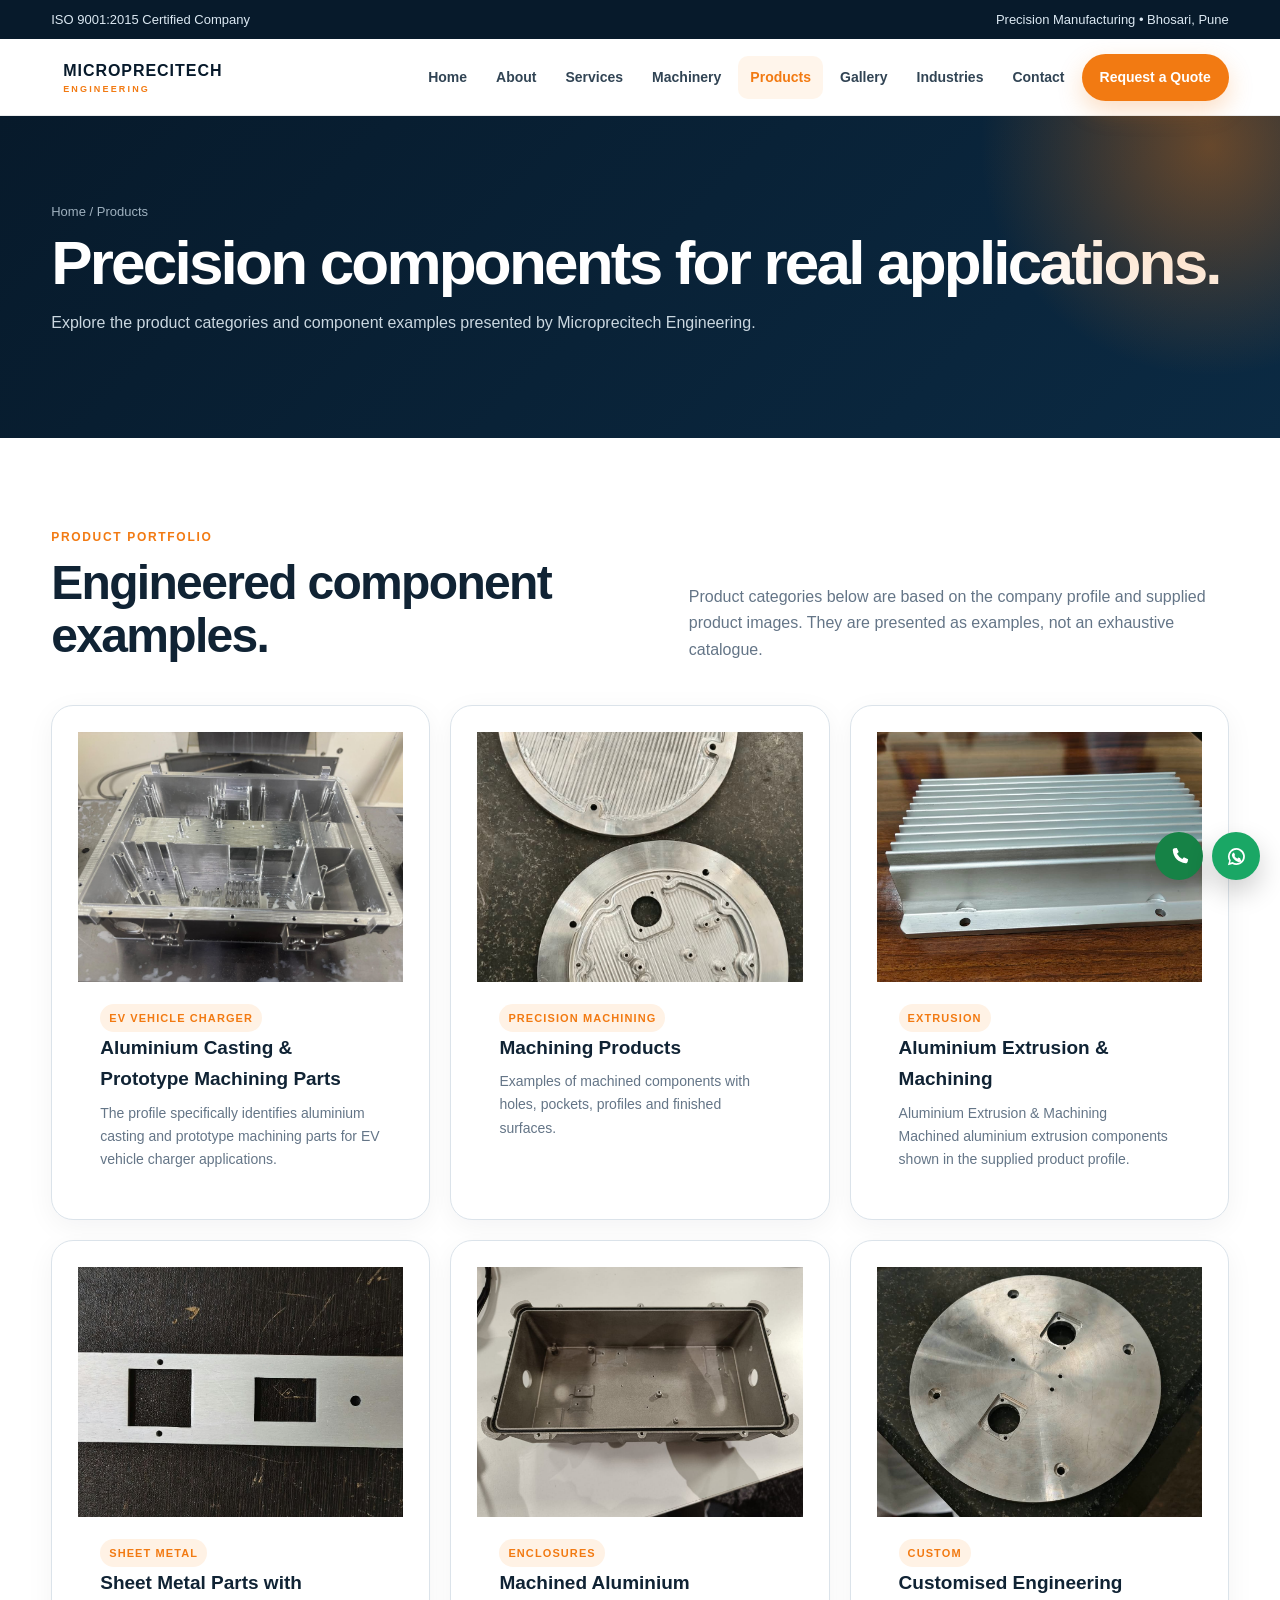
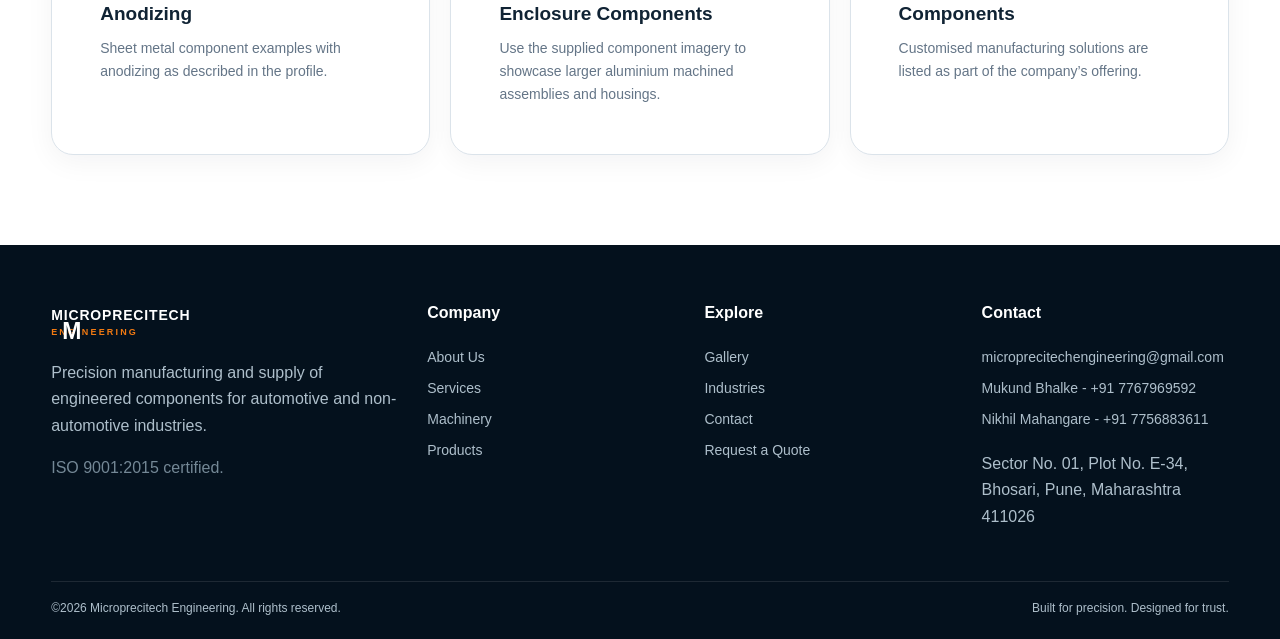
<file: products.html>
<!doctype html>
<!-- PAGE: Products page — EV charger components, machining products, extrusion and sheet-metal parts. -->
<html lang="en">
  <head>
    <meta charset="utf-8"><meta name="viewport" content="width=device-width,initial-scale=1"><title> Products | Microprecitech Engineering</title><meta name="description" content="Microprecitech Engineering — precision manufacturing, CNC VMC machining, sheet metal parts, laser cutting, jigs and fixtures in Bhosari, Pune."><link rel="stylesheet" href="styles.css">
  </head>
  <body>
    <div class="topbar">
      <div class="container">
        <span> ISO 9001:2015 Certified Company</span><span> Precision Manufacturing • Bhosari, Pune</span>
      </div>
    </div>
    <header class="nav">
      <div class="container navin">
        <a class="brand" href="index.html"><span class=""></span><span> MICROPRECITECH<small> ENGINEERING</small></span></a><button class="menu"> ☰</button>
        <nav class="links">
          <a data-nav href="index.html"> Home</a><a data-nav href="about.html"> About</a><a data-nav href="services.html"> Services</a><a data-nav href="machinery.html"> Machinery</a><a data-nav href="products.html"> Products</a><a data-nav href="gallery.html"> Gallery</a><a data-nav href="industries.html"> Industries</a><a data-nav href="contact.html"> Contact</a><a class="cta" href="contact.html#quote"> Request a Quote</a>
        </nav>
      </div>
    </header>
    <section class="pagehero">
      <div class="container">
        <div class="crumb">
          Home / Products
        </div>
        <h1> Precision components for real applications.</h1><p> Explore the product categories and component examples presented by Microprecitech Engineering.</p>
      </div>
    </section>
    <section class="section">
      <div class="container">
        <div class="section-head">
          <div>
            <div class="kicker">
              Product portfolio
            </div>
            <h2> Engineered component examples.</h2>
          </div>
          <p> Product categories below are based on the company profile and supplied product images. They are presented as examples, not an exhaustive catalogue.</p>
        </div>
        <div class="grid grid3">
          <div class="card product">
            <img src="Media/WhatsApp Image 2026-09-15 at 5.39.48 PM (1).jpeg" alt="Aluminium casting prototype machining part">
            <div class="body">
              <span class="badge"> EV Vehicle Charger</span><h3> Aluminium Casting & Prototype Machining Parts</h3><p> The profile specifically identifies aluminium casting and prototype machining parts for EV vehicle charger applications.</p>
            </div>
          </div>
          <div class="card product">
            <img src="Media/WhatsApp Image 2026-09-15 at 5.39.51 PM (1).jpeg" alt="Machined aluminium part">
            <div class="body">
              <span class="badge"> Precision Machining</span><h3> Machining Products</h3><p> Examples of machined components with holes, pockets, profiles and finished surfaces.</p>
            </div>
          </div>
          <div class="card product">
            <img src="Media/Aluminium Extrusion & Machining2.jpeg" alt="Aluminium Extrusion & Machining">
            <div class="body">
              <span class="badge"> Extrusion</span><h3> Aluminium Extrusion & Machining</h3><p>  Aluminium Extrusion & Machining</h3><p> Machined aluminium extrusion components shown in the supplied product profile.</p>
            </div>
          </div>
          <div class="card product">
            <img src="Media/Sheet Metal Parts with Anodizing.jpeg" alt="Anodized sheet metal part">
            <div class="body">
              <span class="badge"> Sheet Metal</span><h3> Sheet Metal Parts with Anodizing</h3><p> Sheet metal component examples with anodizing as described in the profile.</p>
            </div>
          </div>
          <div class="card product">
            <img src="Media/WhatsApp Image 2026-09-15 at 5.39.50 PM (1).jpeg" alt="Large aluminium enclosure">
            <div class="body">
              <span class="badge"> Enclosures</span><h3> Machined Aluminium Enclosure Components</h3><p> Use the supplied component imagery to showcase larger aluminium machined assemblies and housings.</p>
            </div>
          </div>
          <div class="card product">
            <img src="Media/WhatsApp Image 2026-09-15 at 5.39.50 PM.jpeg" alt="Prototype aluminium component">
            <div class="body">
              <span class="badge"> Custom</span><h3> Customised Engineering Components</h3><p> Customised manufacturing solutions are listed as part of the company’s offering.</p>
            </div>
          </div>
        </div>
      </div>
    </section>
    <footer class="footer">
      <div class="container">
        <div class="footergrid">
          <div>
            <a class="brand" href="index.html"><span class="brandmark"></span><span style="color:#fff"> MICROPRECITECH<small> ENGINEERING</small></span></a><p> Precision manufacturing and supply of engineered components for automotive and non-automotive industries.</p><p style="color:#748896"> ISO 9001:2015 certified.</p>
          </div>
          <div>
            <h4> Company</h4><a href="about.html"> About Us</a><a href="services.html"> Services</a><a href="machinery.html"> Machinery</a><a href="products.html"> Products</a>
          </div>
          <div>
            <h4> Explore</h4><a href="gallery.html"> Gallery</a><a href="industries.html"> Industries</a><a href="contact.html"> Contact</a><a href="contact.html#quote"> Request a Quote</a>
          </div>
          <div>
            <h4> Contact</h4><a href="mailto:microprecitechengineering@gmail.com"> microprecitechengineering@gmail.com</a><a href="tel:+917767969592"> Mukund Bhalke - +91 7767969592</a><a href="tel:+917756883611"> Nikhil Mahangare - +91 7756883611</a><p> Sector No. 01, Plot No. E-34, Bhosari, Pune, Maharashtra 411026</p>
          </div>
        </div>
        <div class="copyright">
          <span> ©<span data-year></span> Microprecitech Engineering. All rights reserved.</span><span> Built for precision. Designed for trust.</span>
        </div>
      </div>
    </footer>
    <div class="floating">
      <a class="floatbtn call" href="tel:+917767969592" aria-label="Call +91 7767969592"><svg viewBox="0 0 24 24" aria-hidden="true"><path d="M6.6 3.5 9.2 3l2 4.4-1.8 1.7a14.4 14.4 0 0 0 5.5 5.5l1.7-1.8 4.4 2-.5 2.6c-.2 1-1.1 1.7-2.1 1.6C10.7 18.3 5.7 13.3 5 5.6c-.1-1 .6-1.9 1.6-2.1Z"/></svg></a><a class="floatbtn wa" href="https://wa.me/917767969592" aria-label="WhatsApp +91 7767969592"><svg viewBox="0 0 24 24" aria-hidden="true"><path d="M12 3.2a8.8 8.8 0 0 0-7.6 13.3L3 21l4.7-1.3A8.8 8.8 0 1 0 12 3.2Zm0 15.8a7 7 0 0 1-3.6-1l-.3-.2-2.8.8.8-2.7-.2-.3A7 7 0 1 1 12 19Zm3.8-5.1c-.2-.1-1.3-.7-1.5-.8-.2-.1-.4-.1-.5.1l-.7.8c-.1.1-.2.1-.4 0a5.6 5.6 0 0 1-2.8-2.5c-.1-.2 0-.3.1-.4l.4-.5c.1-.1.1-.3 0-.5l-.7-1.6c-.1-.2-.3-.3-.5-.3h-.4c-.2 0-.5.1-.7.3-.2.2-.9.9-.9 2.1s.9 2.4 1 2.6c.1.2 1.8 2.8 4.4 3.9 2.2.9 2.2.6 2.6.6.4 0 1.3-.5 1.5-1 .2-.5.2-.9.1-1-.1-.1-.3-.2-.5-.3Z"/></svg></a>
    </div>
    <script src="script.js"></script>
  </body>
</html>
</file>
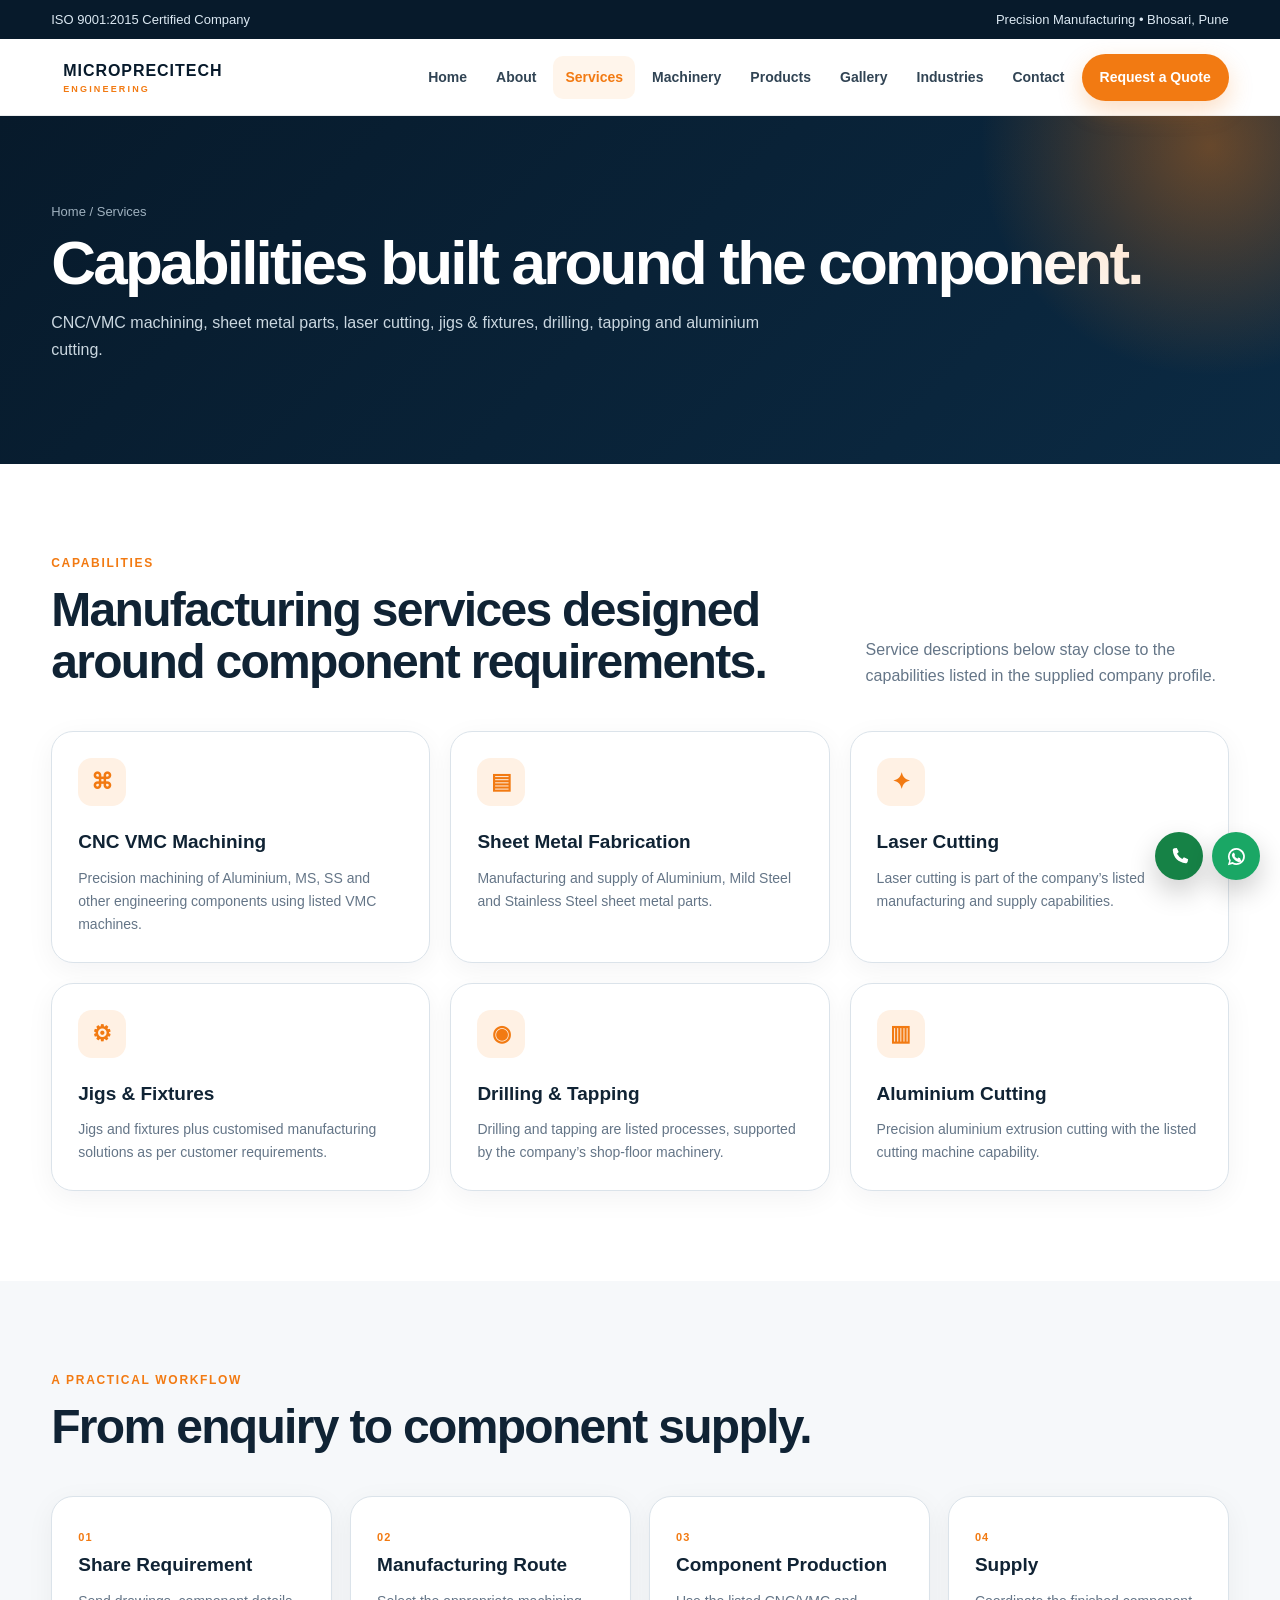
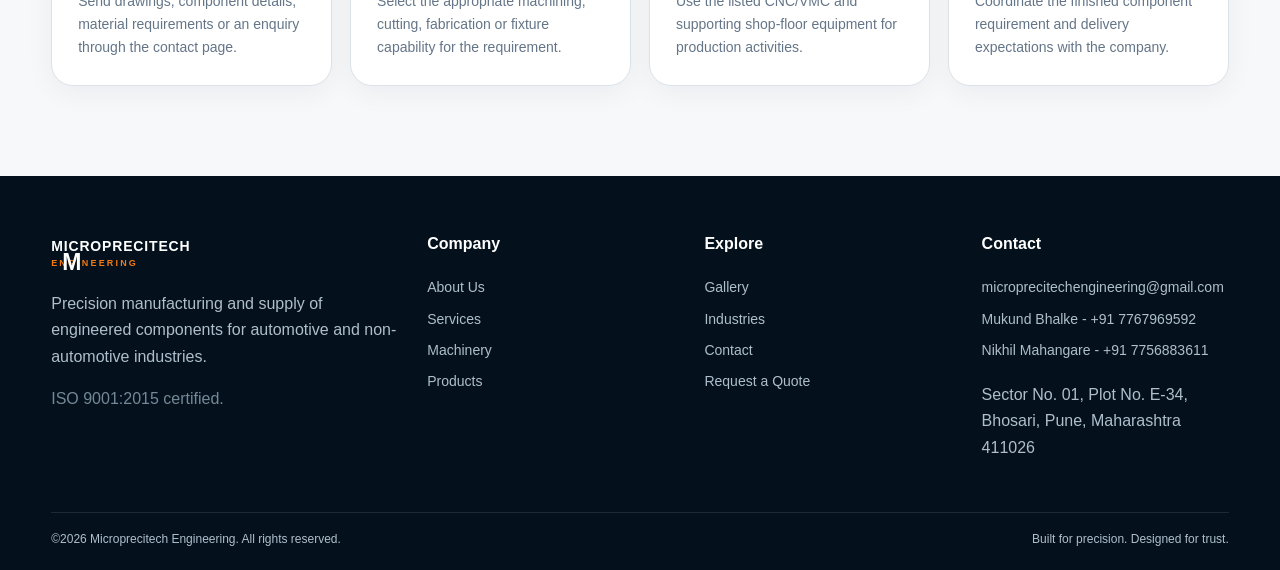
<file: services.html>
<!doctype html>
<!-- PAGE: Services page — machining, fabrication and customised manufacturing capabilities. -->
<html lang="en">
  <head>
    <meta charset="utf-8"><meta name="viewport" content="width=device-width,initial-scale=1"><title> Services | Microprecitech Engineering</title><meta name="description" content="Microprecitech Engineering — precision manufacturing, CNC VMC machining, sheet metal parts, laser cutting, jigs and fixtures in Bhosari, Pune."><link rel="stylesheet" href="styles.css">
  </head>
  <body>
    <div class="topbar">
      <div class="container">
        <span> ISO 9001:2015 Certified Company</span><span> Precision Manufacturing • Bhosari, Pune</span>
      </div>
    </div>
    <header class="nav">
      <div class="container navin">
        <a class="brand" href="index.html"><span class=""></span><span> MICROPRECITECH<small> ENGINEERING</small></span></a><button class="menu"> ☰</button>
        <nav class="links">
          <a data-nav href="index.html"> Home</a><a data-nav href="about.html"> About</a><a data-nav href="services.html"> Services</a><a data-nav href="machinery.html"> Machinery</a><a data-nav href="products.html"> Products</a><a data-nav href="gallery.html"> Gallery</a><a data-nav href="industries.html"> Industries</a><a data-nav href="contact.html"> Contact</a><a class="cta" href="contact.html#quote"> Request a Quote</a>
        </nav>
      </div>
    </header>
    <section class="pagehero">
      <div class="container">
        <div class="crumb">
          Home / Services
        </div>
        <h1> Capabilities built around the component.</h1><p> CNC/VMC machining, sheet metal parts, laser cutting, jigs & fixtures, drilling, tapping and aluminium cutting.</p>
      </div>
    </section>
    <section class="section">
      <div class="container">
        <div class="section-head">
          <div>
            <div class="kicker">
              Capabilities
            </div>
            <h2> Manufacturing services designed around component requirements.</h2>
          </div>
          <p> Service descriptions below stay close to the capabilities listed in the supplied company profile.</p>
        </div>
        <div class="grid grid3">
          <div class="card">
            <div class="icon">
              ⌘
            </div>
            <h3> CNC VMC Machining</h3><p> Precision machining of Aluminium, MS, SS and other engineering components using listed VMC machines.</p>
          </div>
          <div class="card">
            <div class="icon">
              ▤
            </div>
            <h3> Sheet Metal Fabrication</h3><p> Manufacturing and supply of Aluminium, Mild Steel and Stainless Steel sheet metal parts.</p>
          </div>
          <div class="card">
            <div class="icon">
              ✦
            </div>
            <h3> Laser Cutting</h3><p> Laser cutting is part of the company’s listed manufacturing and supply capabilities.</p>
          </div>
          <div class="card">
            <div class="icon">
              ⚙
            </div>
            <h3> Jigs & Fixtures</h3><p> Jigs and fixtures plus customised manufacturing solutions as per customer requirements.</p>
          </div>
          <div class="card">
            <div class="icon">
              ◉
            </div>
            <h3> Drilling & Tapping</h3><p> Drilling and tapping are listed processes, supported by the company’s shop-floor machinery.</p>
          </div>
          <div class="card">
            <div class="icon">
              ▥
            </div>
            <h3> Aluminium Cutting</h3><p> Precision aluminium extrusion cutting with the listed cutting machine capability.</p>
          </div>
        </div>
      </div>
    </section>
    <section class="section alt">
      <div class="container">
        <div class="section-head">
          <div>
            <div class="kicker">
              A practical workflow
            </div>
            <h2> From enquiry to component supply.</h2>
          </div>
        </div>
        <div class="process">
          <div class="card">
            <h3> Share Requirement</h3><p> Send drawings, component details, material requirements or an enquiry through the contact page.</p>
          </div>
          <div class="card">
            <h3> Manufacturing Route</h3><p> Select the appropriate machining, cutting, fabrication or fixture capability for the requirement.</p>
          </div>
          <div class="card">
            <h3> Component Production</h3><p> Use the listed CNC/VMC and supporting shop-floor equipment for production activities.</p>
          </div>
          <div class="card">
            <h3> Supply</h3><p> Coordinate the finished component requirement and delivery expectations with the company.</p>
          </div>
        </div>
      </div>
    </section>
    <footer class="footer">
      <div class="container">
        <div class="footergrid">
          <div>
            <a class="brand" href="index.html"><span class="brandmark"></span><span style="color:#fff"> MICROPRECITECH<small> ENGINEERING</small></span></a><p> Precision manufacturing and supply of engineered components for automotive and non-automotive industries.</p><p style="color:#748896"> ISO 9001:2015 certified.</p>
          </div>
          <div>
            <h4> Company</h4><a href="about.html"> About Us</a><a href="services.html"> Services</a><a href="machinery.html"> Machinery</a><a href="products.html"> Products</a>
          </div>
          <div>
            <h4> Explore</h4><a href="gallery.html"> Gallery</a><a href="industries.html"> Industries</a><a href="contact.html"> Contact</a><a href="contact.html#quote"> Request a Quote</a>
          </div>
          <div>
            <h4> Contact</h4><a href="mailto:microprecitechengineering@gmail.com"> microprecitechengineering@gmail.com</a><a href="tel:+917767969592"> Mukund Bhalke - +91 7767969592</a><a href="tel:+917756883611"> Nikhil Mahangare - +91 7756883611</a><p> Sector No. 01, Plot No. E-34, Bhosari, Pune, Maharashtra 411026</p>
          </div>
        </div>
        <div class="copyright">
          <span> ©<span data-year></span> Microprecitech Engineering. All rights reserved.</span><span> Built for precision. Designed for trust.</span>
        </div>
      </div>
    </footer>
    <div class="floating">
      <a class="floatbtn call" href="tel:+917767969592" aria-label="Call +91 7767969592"><svg viewBox="0 0 24 24" aria-hidden="true"><path d="M6.6 3.5 9.2 3l2 4.4-1.8 1.7a14.4 14.4 0 0 0 5.5 5.5l1.7-1.8 4.4 2-.5 2.6c-.2 1-1.1 1.7-2.1 1.6C10.7 18.3 5.7 13.3 5 5.6c-.1-1 .6-1.9 1.6-2.1Z"/></svg></a><a class="floatbtn wa" href="https://wa.me/917767969592" aria-label="WhatsApp +91 7767969592"><svg viewBox="0 0 24 24" aria-hidden="true"><path d="M12 3.2a8.8 8.8 0 0 0-7.6 13.3L3 21l4.7-1.3A8.8 8.8 0 1 0 12 3.2Zm0 15.8a7 7 0 0 1-3.6-1l-.3-.2-2.8.8.8-2.7-.2-.3A7 7 0 1 1 12 19Zm3.8-5.1c-.2-.1-1.3-.7-1.5-.8-.2-.1-.4-.1-.5.1l-.7.8c-.1.1-.2.1-.4 0a5.6 5.6 0 0 1-2.8-2.5c-.1-.2 0-.3.1-.4l.4-.5c.1-.1.1-.3 0-.5l-.7-1.6c-.1-.2-.3-.3-.5-.3h-.4c-.2 0-.5.1-.7.3-.2.2-.9.9-.9 2.1s.9 2.4 1 2.6c.1.2 1.8 2.8 4.4 3.9 2.2.9 2.2.6 2.6.6.4 0 1.3-.5 1.5-1 .2-.5.2-.9.1-1-.1-.1-.3-.2-.5-.3Z"/></svg></a>
    </div>
    <script src="script.js"></script>
  </body>
</html>
</file>
<file: styles.css>
/* =========================================================
   MICROPRECITECH ENGINEERING — GLOBAL STYLES
   Theme: Premium Industrial / Dark Navy + Orange
   ========================================================= */

/* Theme variables */
 :root {
  --navy: #071a2b;
  --navy2: #0b2a43;
  --orange: #f27a12;
  --orange2: #ff9b36;
  --ink: #102334;
  --muted: #647587;
  --line: #dbe3ea;
  --bg: #f6f8fa;
  --white: #fff;
  --shadow: 0 18px 55px rgba(7,26,43,.12);
  --radius: 22px;
}
* {
  box-sizing: border-box;
}
html {
  scroll-behavior: smooth;
}
body {
  margin: 0;
  font-family: Inter,Segoe UI,Arial,sans-serif;
  color: var(--ink);
  background: var(--white);
  line-height: 1.65;
  animation: page-enter .55s ease-out both;
}
a {
  color: inherit;
  text-decoration: none;
}
img,video {
  max-width: 100%;
  display: block;
}
button,input,textarea {
  font: inherit;
}
.container {
  width: min(1180px,92%);
  margin: auto;
}
/* Header & navigation */
.topbar {
  background: var(--navy);
  color: #dce9f3;
  font-size: 13px;
}
.topbar .container {
  display: flex;
  justify-content: space-between;
  gap: 18px;
  padding: 9px 0;
}
.topbar span {
  display: flex;
  gap: 8px;
  align-items: center;
}
.nav {
  position: sticky;
  top: 0;
  z-index: 20;
  background: rgba(255,255,255,.96);
  backdrop-filter: blur(12px);
  border-bottom: 1px solid rgba(7,26,43,.08);
}
.navin {
  min-height: 76px;
  display: flex;
  align-items: center;
  justify-content: space-between;
  gap: 20px;
}
.brand {
  display: flex;
  align-items: center;
  gap: 12px;
  font-weight: 900;
  letter-spacing: .06em;
  color: var(--navy);
}
.brandmark {
  width: 42px;
  height: 42px;
  border-radius: 12px;
  background: linear-gradient(135deg,var(--orange),#d95d00);
  position: relative;
  box-shadow: 0 8px 20px rgba(242,122,18,.28);
}
.brandmark:after {
  content: 'M';
  position: absolute;
  color: #fff;
  font-weight: 900;
  font-size: 23px;
  left: 11px;
  top: 6px;
}
.brand small {
  display: block;
  font-size: 9px;
  letter-spacing: .24em;
  color: var(--orange);
  margin-top: -2px;
}
.links {
  display: flex;
  align-items: center;
  gap: 5px;
}
.links a {
  padding: 10px 12px;
  font-weight: 700;
  font-size: 14px;
  color: #314454;
  border-radius: 10px;
}
.links a:hover,.links a.active {
  color: var(--orange);
  background: #fff5eb;
}
.cta {
  background: var(--orange)!important;
  color: #fff!important;
  padding: 12px 18px!important;
  border-radius: 999px!important;
  box-shadow: 0 10px 25px rgba(242,122,18,.25);
}
.menu {
  display: none;
  background: none;
  border: 0;
  font-size: 28px;
}
/* Hero section */ /* Hero section */
.hero {
  min-height: 680px;
  background: var(--navy);
  color: #fff;
  position: relative;
  overflow: hidden;
}
.hero video {
  position: absolute;
  inset: 0;
  width: 100%;
  height: 100%;
  object-fit: cover;
  opacity: .38;
}
.hero:after {
  content: '';
  position: absolute;
  inset: 0;
  background: linear-gradient(90deg,rgba(7,26,43,.97) 0%,rgba(7,26,43,.76) 48%,rgba(7,26,43,.3) 100%);
}
.hero .container {
  position: relative;
  z-index: 2;
  min-height: 680px;
  display: flex;
  align-items: center;
}
.hero-copy {
  max-width: 730px;
  padding: 80px 0;
}
.eyebrow {
  display: inline-flex;
  gap: 8px;
  align-items: center;
  color: #ffd3ad;
  background: rgba(242,122,18,.14);
  border: 1px solid rgba(242,122,18,.45);
  padding: 7px 12px;
  border-radius: 999px;
  font-size: 12px;
  font-weight: 800;
  letter-spacing: .12em;
  text-transform: uppercase;
}
.eyebrow:before {
  content: '';
  width: 7px;
  height: 7px;
  border-radius: 50%;
  background: var(--orange);
}
h1 {
  font-size: clamp(42px,6vw,76px);
  line-height: 1.02;
  letter-spacing: -.045em;
  margin: 22px 0 22px;
}
h1 em {
  font-style: normal;
  color: var(--orange2);
}
.lead {
  font-size: 19px;
  color: #d7e2ea;
  max-width: 670px;
}
.actions {
  display: flex;
  gap: 13px;
  flex-wrap: wrap;
  margin-top: 30px;
}
.btn {
  display: inline-flex;
  align-items: center;
  justify-content: center;
  gap: 9px;
  padding: 14px 21px;
  border-radius: 12px;
  font-weight: 800;
  border: 1px solid transparent;
  transition: transform .2s ease, box-shadow .2s ease, background-color .2s ease;
}
.btn:hover {
  transform: translateY(-3px);
  box-shadow: 0 12px 24px rgba(7,26,43,.14);
}
.btn.primary {
  background: var(--orange);
  color: #fff;
}
.btn.secondary {
  border-color: rgba(255,255,255,.35);
  color: #fff;
  background: rgba(255,255,255,.06);
}
/* Shared sections & cards */ /* Shared sections & cards */
.section {
  padding: 90px 0;
}
.section.alt {
  background: var(--bg);
}
.section-head {
  display: flex;
  justify-content: space-between;
  gap: 30px;
  align-items: end;
  margin-bottom: 42px;
}
.section-head h2 {
  margin: 0;
  font-size: clamp(30px,4vw,48px);
  line-height: 1.1;
  letter-spacing: -.035em;
}
.section-head p {
  max-width: 540px;
  color: var(--muted);
  margin: 0;
}
.kicker {
  color: var(--orange);
  font-weight: 900;
  text-transform: uppercase;
  letter-spacing: .14em;
  font-size: 12px;
  margin-bottom: 10px;
}
.grid {
  display: grid;
  gap: 20px;
}
.grid3 {
  grid-template-columns: repeat(3,1fr);
}
.grid4 {
  grid-template-columns: repeat(4,1fr);
}
.card {
  background: #fff;
  border: 1px solid var(--line);
  border-radius: var(--radius);
  padding: 26px;
  box-shadow: 0 7px 28px rgba(7,26,43,.05);
  transition: transform .25s ease, box-shadow .25s ease, border-color .25s ease;
}
.card:hover {
  transform: translateY(-3px);
  box-shadow: var(--shadow);
  border-color: #c6d3dc;
}
.icon {
  width: 48px;
  height: 48px;
  border-radius: 14px;
  background: #fff1e4;
  color: var(--orange);
  display: grid;
  place-items: center;
  font-size: 22px;
  font-weight: 900;
  margin-bottom: 20px;
}
.card h3 {
  margin: 0 0 9px;
  font-size: 19px;
}
.card p {
  margin: 0;
  color: var(--muted);
  font-size: 14px;
}
/* Split content layouts */ /* Split content layouts */
.split {
  display: grid;
  grid-template-columns: 1fr 1fr;
  gap: 55px;
  align-items: center;
}
.visual {
  border-radius: 28px;
  overflow: hidden;
  box-shadow: var(--shadow);
  position: relative;
}
.visual img {
  width: 100%;
  height: 520px;
  object-fit: cover;
}
.visual .tag {
  position: absolute;
  left: 20px;
  bottom: 20px;
  background: #fff;
  padding: 13px 16px;
  border-radius: 14px;
  font-weight: 800;
  box-shadow: 0 10px 30px rgba(0,0,0,.14);
}
.checklist {
  display: grid;
  gap: 12px;
  margin: 24px 0;
}
.check {
  display: flex;
  gap: 12px;
  align-items: flex-start;
}
.check b {
  width: 24px;
  height: 24px;
  display: grid;
  place-items: center;
  background: #e8f6ed;
  color: #168246;
  border-radius: 50%;
  font-size: 12px;
  flex: none;
}
.check span {
  color: #435667;
}
.darkband {
  background: var(--navy);
  color: #fff;
  padding: 70px 0;
}
.darkband .section-head p {
  color: #afc0ce;
}
.machine {
  overflow: hidden;
  padding: 0;
}
.machine img {
  height: 220px;
  width: 100%;
  object-fit: cover;
  background: #eef2f5;
}
.machine .body {
  padding: 23px;
}
.machine .spec {
  display: flex;
  justify-content: space-between;
  border-top: 1px solid var(--line);
  padding: 9px 0;
  font-size: 13px;
  color: var(--muted);
}
.machine .spec b {
  color: var(--ink);
}
.home-machine .body {
  padding: 22px;
}
.home-machine .body h3 {
  margin: 0 0 7px;
}
.home-machine .body p {
  margin: 0;
}
.product img {
  height: 250px;
  width: 100%;
  object-fit: cover;
}
.product .body {
  padding: 22px;
}
.product .body h3 {
  margin: 0 0 7px;
}
.badge {
  display: inline-block;
  font-size: 11px;
  font-weight: 900;
  text-transform: uppercase;
  letter-spacing: .1em;
  color: var(--orange);
  background: #fff2e5;
  border-radius: 999px;
  padding: 5px 9px;
}
.logos {
  display: grid;
  grid-template-columns: repeat(5,1fr);
  gap: 15px;
}
.logo {
  background: #fff;
  border: 1px solid var(--line);
  border-radius: 16px;
  padding: 18px;
  min-height: 90px;
  display: grid;
  place-items: center;
}
.logo img {
  max-height: 54px;
  max-width: 170px;
  object-fit: contain;
}
/* Inner page hero */ /* Inner page hero */
.pagehero {
  padding: 85px 0;
  background: linear-gradient(135deg,var(--navy),var(--navy2));
  color: #fff;
  position: relative;
  overflow: hidden;
}
.pagehero:after {
  content: '';
  position: absolute;
  width: 500px;
  height: 500px;
  border-radius: 50%;
  right: -180px;
  top: -220px;
  background: radial-gradient(circle,rgba(242,122,18,.4),transparent 65%);
}
.pagehero h1 {
  font-size: clamp(40px,5vw,62px);
  margin: 8px 0 15px;
}
.pagehero p {
  max-width: 720px;
  color: #cad7e0;
}
.crumb {
  font-size: 13px;
  color: #9fb1bf;
}
.tablewrap {
  overflow: auto;
  border: 1px solid var(--line);
  border-radius: 18px;
}
.specs {
  width: 100%;
  border-collapse: collapse;
  background: #fff;
}
.specs th,.specs td {
  text-align: left;
  padding: 15px 17px;
  border-bottom: 1px solid var(--line);
  font-size: 14px;
}
.specs th {
  background: #f2f5f7;
  color: var(--navy);
}
.gallery-grid {
  display: grid;
  grid-template-columns: repeat(3, minmax(0, 1fr));
  gap: 18px;
}
.gallery-item {
  position: relative;
  margin: 0;
  border: 1px solid var(--line);
  border-radius: 18px;
  overflow: hidden;
  background: linear-gradient(135deg, #edf3f7, #dfeaf0);
  box-shadow: 0 10px 28px rgba(7,26,43,.08);
  transition: transform .25s ease, box-shadow .25s ease;
  min-height: 220px;
}
.gallery-item:hover {
  transform: translateY(-5px);
  box-shadow: var(--shadow);
}
.gallery-item img,
.gallery-item video {
  display: block;
  width: 100%;
  height: 260px;
  object-fit: cover;
  background: linear-gradient(135deg, #dfeaf0, #c4d0d7);
}
.video-item video {
  background: #091c2d;
}
.gallery .caption {
  padding: 13px 15px;
  color: var(--navy);
  font-size: 13px;
  font-weight: 800;
  letter-spacing: .02em;
}
.gallery-section + .gallery-section {
  margin-top: 58px;
}
.gallery-section-head {
  display: flex;
  justify-content: space-between;
  align-items: end;
  gap: 24px;
  margin-bottom: 22px;
}
.gallery-section-head h2 {
  margin: 6px 0 0;
  font-size: clamp(24px,3vw,34px);
}
.gallery-section-head p {
  max-width: 520px;
  margin: 0;
  color: var(--muted);
}
/* Contact & forms */ /* Contact & forms */
.contactgrid {
  display: grid;
  grid-template-columns: .8fr 1.2fr;
  gap: 24px;
}
.contactbox {
  padding: 28px;
  background: var(--navy);
  color: #fff;
  border-radius: 24px;
}
.contactbox a {
  color: #fff;
}
.contactitem {
  padding: 17px 0;
  border-bottom: 1px solid rgba(255,255,255,.12);
}
.contactitem: last-child {
  border-bottom: 0;
}
.contactitem small {
  display: block;
  color: #a9bbc8;
  text-transform: uppercase;
  letter-spacing: .12em;
  font-size: 10px;
  font-weight: 900;
}
.form {
  padding: 30px;
  border: 1px solid var(--line);
  border-radius: 24px;
  background: #fff;
}
.formgrid {
  display: grid;
  grid-template-columns: 1fr 1fr;
  gap: 15px;
}
.field {
  display: grid;
  gap: 7px;
}
.field.full {
  grid-column: 1/-1;
}
.field label {
  font-size: 12px;
  font-weight: 800;
  color: #445868;
}
.field input,.field textarea {
  width: 100%;
  padding: 13px 14px;
  border: 1px solid #ccd7df;
  border-radius: 11px;
  outline: none;
  transition: border-color .2s ease, box-shadow .2s ease;
}
.field input:focus,.field textarea:focus {
  border-color: var(--orange);
  box-shadow: 0 0 0 3px #fff0e4;
}
.field textarea {
  min-height: 140px;
  resize: vertical;
}
/* Footer & floating actions */ /* Footer & floating actions */
.footer {
  background: #04111d;
  color: #aebfcb;
  padding: 55px 0 20px;
}
.footergrid {
  display: grid;
  grid-template-columns: 1.4fr 1fr 1fr 1fr;
  gap: 30px;
}
.footer h4 {
  color: #fff;
  margin: 0 0 15px;
}
.footer a {
  display: block;
  padding: 4px 0;
  color: #aebfcb;
  font-size: 14px;
}
.footer a:hover {
  color: #fff;
}
.copyright {
  border-top: 1px solid rgba(255,255,255,.1);
  margin-top: 35px;
  padding-top: 17px;
  font-size: 12px;
  display: flex;
  justify-content: space-between;
}
.floating {
  position: fixed;
  right: 20px;
  bottom: 20px;
  z-index: 30;
  display: flex;
  gap: 9px;
}
.floatbtn {
  width: 48px;
  height: 48px;
  border-radius: 50%;
  display: grid;
  place-items: center;
  color: #fff;
  font-weight: 900;
  box-shadow: 0 12px 28px rgba(0,0,0,.2);
}
.floatbtn svg {
  width: 23px;
  height: 23px;
  fill: currentColor;
}
.floatbtn.call {
  background: #168246;
}
.floatbtn.wa {
  background: #1aa765;
}
.notice {
  padding: 14px 16px;
  background: #fff8ef;
  border: 1px solid #ffd7ae;
  border-radius: 14px;
  color: #73400c;
  font-size: 13px;
}
.form-status {
  margin: 16px 0 0;
  padding: 12px 14px;
  border: 1px solid #b7e2c5;
  border-radius: 10px;
  background: #effaf2;
  color: #176b35;
  font-size: 13px;
  font-weight: 700;
}
.form-status.error {
  border-color: #f0b8b8;
  background: #fff2f2;
  color: #9b2424;
}
.process {
  counter-reset: step;
  display: grid;
  grid-template-columns: repeat(4,1fr);
  gap: 18px;
}
.process .card {
  position: relative;
}
.process .card:before {
  counter-increment: step;
  content: '0' counter(step);
  font-size: 11px;
  font-weight: 900;
  color: var(--orange);
  letter-spacing: .1em;
}
.material {
  display: flex;
  gap: 10px;
  flex-wrap: wrap;
}
.pill {
  padding: 9px 13px;
  background: #eef3f6;
  border-radius: 999px;
  font-size: 13px;
  font-weight: 700;
  color: #425767;
}
.quote {
  font-size: 24px;
  font-weight: 800;
  line-height: 1.35;
  color: var(--navy);
  padding-left: 22px;
  border-left: 4px solid var(--orange);
}
.reveal {
  opacity: 1;
  transform: none;
  transition: none;
}
.reveal.is-visible {
  opacity: 1;
  transform: none;
}
@keyframes page-enter {
  from { opacity: 0; }
  to { opacity: 1; }
}
@media (prefers-reduced-motion: reduce) {
  html { scroll-behavior: auto; }
  *, *::before, *::after {
    animation-duration: .01ms !important;
    animation-iteration-count: 1 !important;
    transition-duration: .01ms !important;
  }
  .reveal { opacity: 1; transform: none; }
}
@media(max-width: 980px) {
  .links {
    display: none;
  }
  .links.open {
    display: flex;
    position: absolute;
    top: 76px;
    left: 0;
    right: 0;
    padding: 14px;
    background: #ffffff;
    border-bottom: 1px solid var(--line);
    flex-direction: column;
    align-items: stretch;
    box-shadow: var(--shadow);
  }
  .menu {
    display: block;
  }
  .gallery-grid {
    grid-template-columns: repeat(2, minmax(0, 1fr));
  }
  .grid4 {
    grid-template-columns: repeat(2,1fr);
  }
  .grid3 {
    grid-template-columns: 1fr 1fr;
  }
  .split,.contactgrid {
    grid-template-columns: 1fr;
  }
  .footergrid {
    grid-template-columns: 1fr 1fr;
  }
  .process {
    grid-template-columns: 1fr 1fr;
  }
  .logos {
    grid-template-columns: repeat(3,1fr);
  }
}
@media(max-width: 620px) {
  .gallery-grid {
    grid-template-columns: 1fr;
    gap: 14px;
    width: 100%;
  }
  .gallery-item {
    width: 100%;
    min-height: 180px;
    overflow: hidden;
  }
  .gallery-item img,
  .gallery-item video {
    width: 100%;
    height: 210px;
    min-height: 180px;
    object-fit: cover;
    display: block;
  }
  .gallery-section-head {
    display: block;
  }
  .gallery-section-head p {
    margin-top: 12px;
  }
  .topbar .container {
    display: block;
  }
  .topbar span {
    margin: 2px 0;
  }
  .hero,
  .hero .container {
    min-height: 560px;
  }
  .hero-copy {
    padding: 45px 0;
  }
  .hero-copy h1 {
    font-size: clamp(34px, 10vw, 48px);
    line-height: 1.06;
  }
  .lead {
    font-size: 16px;
  }
  .actions {
    flex-direction: column;
  }
  .actions .btn {
    width: 100%;
  }
  .grid3,
  .grid4 {
    grid-template-columns: 1fr;
  }
  .section {
    padding: 65px 0;
  }
  .section-head {
    display: block;
  }
  .section-head p {
    margin-top: 15px;
  }
  .logos {
    grid-template-columns: 1fr 1fr;
  }
  .footergrid {
    grid-template-columns: 1fr;
  }
  .copyright {
    display: block;
  }
  .formgrid {
    grid-template-columns: 1fr;
  }
  .field.full {
    grid-column: auto;
  }
  .pagehero {
    padding: 65px 0;
  }
  .pagehero h1 {
    font-size: clamp(32px, 9vw, 46px);
  }
  .floating {
    right: 12px;
    bottom: 12px;
  }
}
</file>
